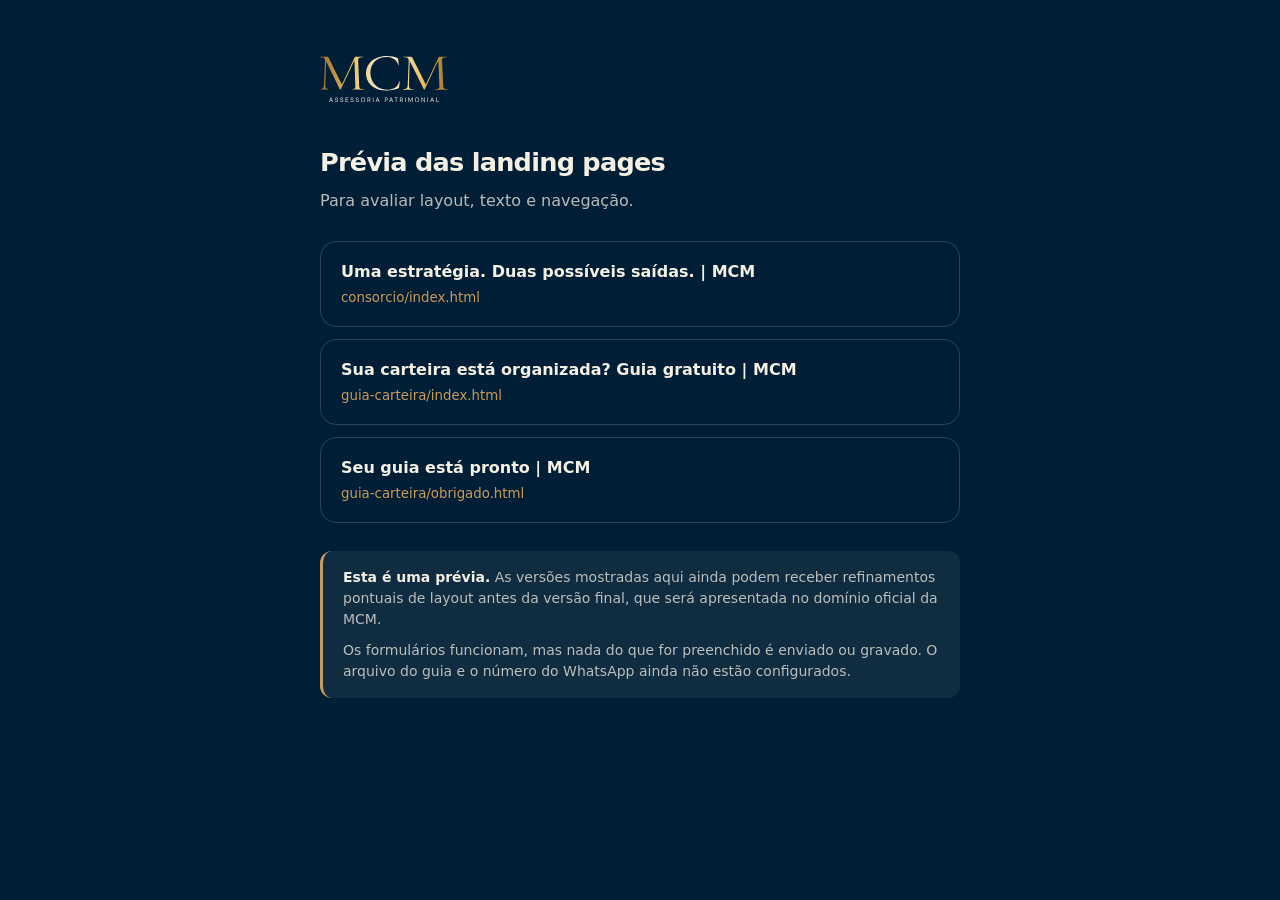
<file: index.html>
<!doctype html>
<html lang="pt-BR">
<head>
  <meta charset="utf-8" />
  <meta name="viewport" content="width=device-width, initial-scale=1" />
  <meta name="robots" content="noindex, nofollow" />
  <title>MCM · Prévia das landing pages</title>
  <style>
    body { margin: 0; background: #001F36; color: #F4F0E4; font-family: system-ui, -apple-system, 'Segoe UI', sans-serif; line-height: 1.5; }
    main { max-width: 40rem; margin: 0 auto; padding: 56px 20px; }
    img { height: 48px; width: auto; }
    h1 { margin: 32px 0 8px; font-size: 1.6rem; letter-spacing: -0.03em; }
    p { margin: 0; color: rgba(244, 240, 228, 0.75); }
    ul { margin: 28px 0 0; padding: 0; list-style: none; display: grid; gap: 12px; }
    a { display: block; padding: 18px 20px; border: 1px solid rgba(244, 240, 228, 0.18); border-radius: 16px; color: inherit; text-decoration: none; }
    a:hover { border-color: #C9995B; }
    strong { display: block; }
    small { display: block; margin-top: 4px; color: #C9995B; }
    .aviso { margin-top: 28px; padding: 16px 20px; border-left: 3px solid #C9995B; border-radius: 12px; background: rgba(244, 240, 228, 0.06); font-size: 14px; }
    .aviso p + p { margin-top: 10px; }
    .aviso strong { display: inline; color: #F4F0E4; }
  </style>
</head>
<body>
  <main>
    <img src="_shared/logo-mcm.svg" alt="MCM Assessoria Patrimonial" />
    <h1>Prévia das landing pages</h1>
    <p>Para avaliar layout, texto e navegação.</p>
    <ul>
        <li><a href="consorcio/"><strong>Uma estratégia. Duas possíveis saídas. | MCM</strong><small>consorcio/index.html</small></a></li>
        <li><a href="guia-carteira/"><strong>Sua carteira está organizada? Guia gratuito | MCM</strong><small>guia-carteira/index.html</small></a></li>
        <li><a href="guia-carteira/obrigado.html"><strong>Seu guia está pronto | MCM</strong><small>guia-carteira/obrigado.html</small></a></li>
    </ul>
    <div class="aviso">
      <p><strong>Esta é uma prévia.</strong> As versões mostradas aqui ainda podem receber refinamentos pontuais de layout antes da versão final, que será apresentada no domínio oficial da MCM.</p>
      <p>Os formulários funcionam, mas nada do que for preenchido é enviado ou gravado. O arquivo do guia e o número do WhatsApp ainda não estão configurados.</p>
    </div>
  </main>
</body>
</html>
</file>
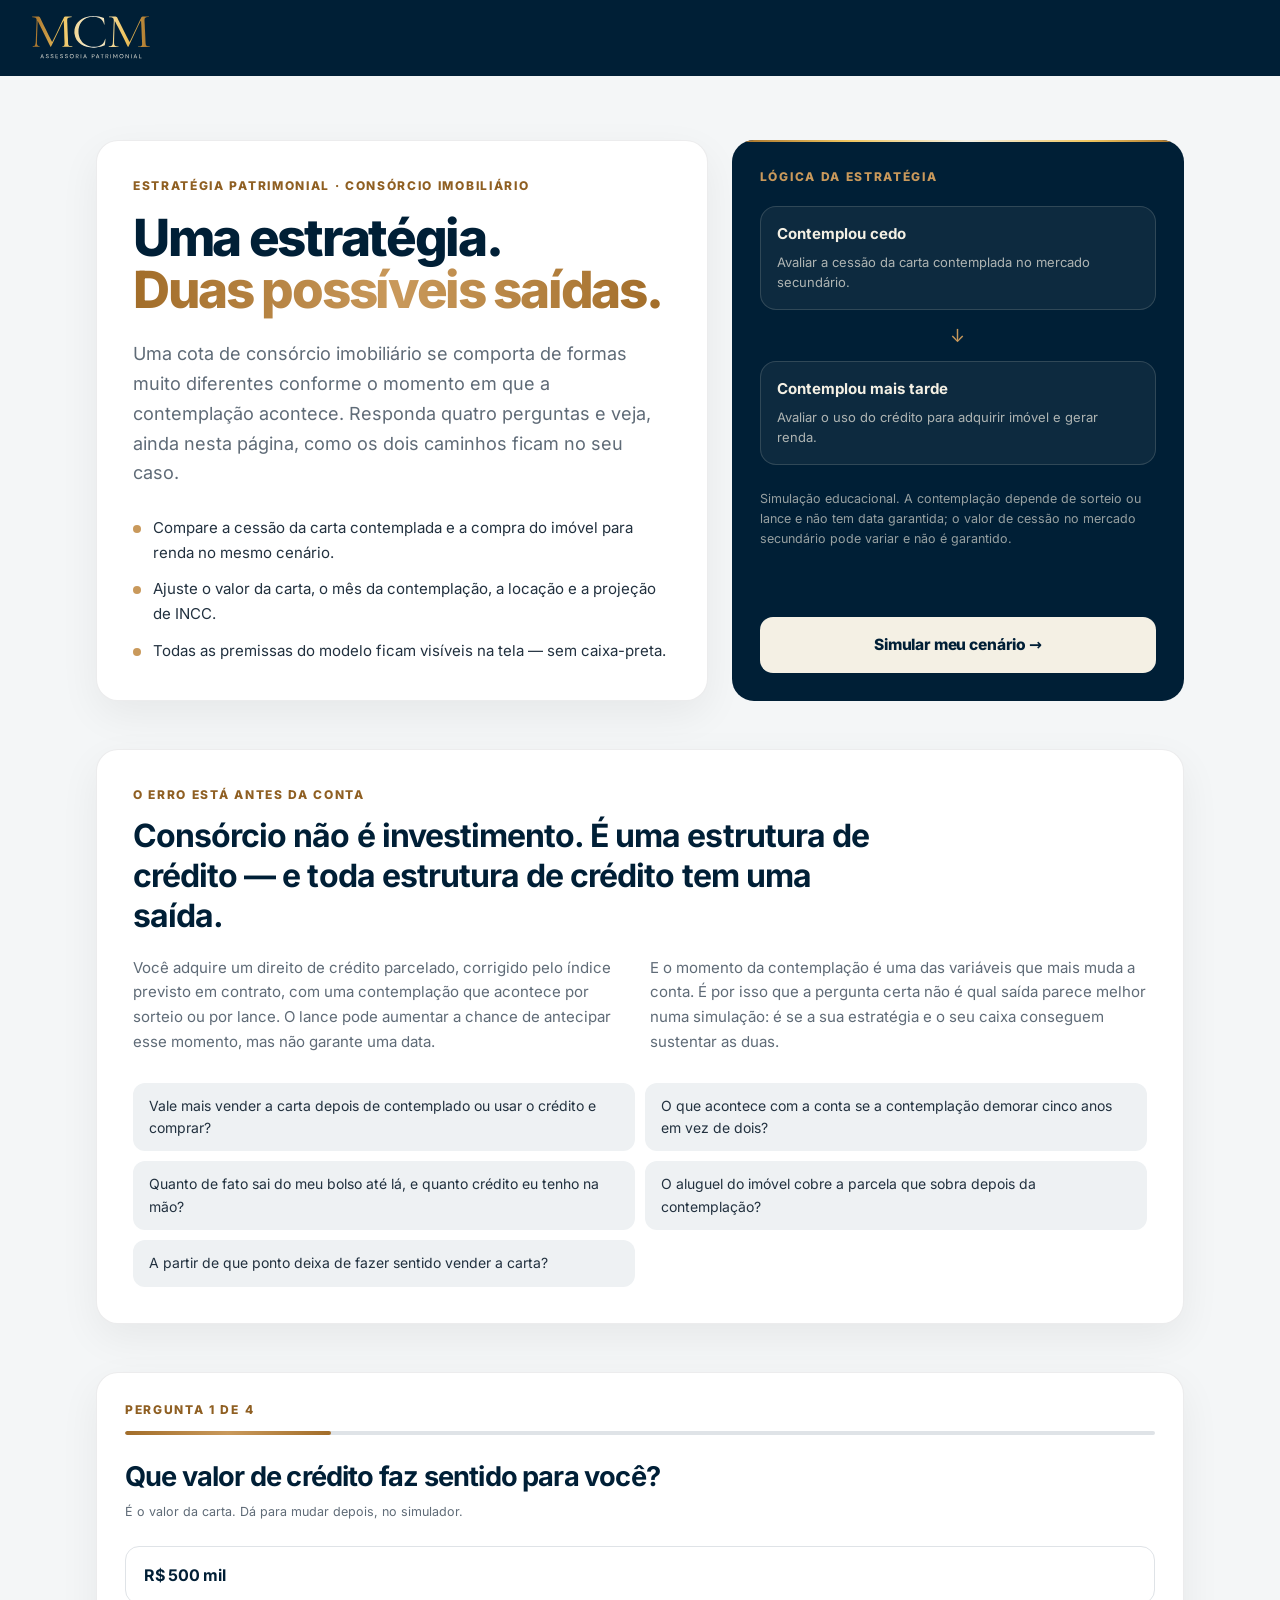
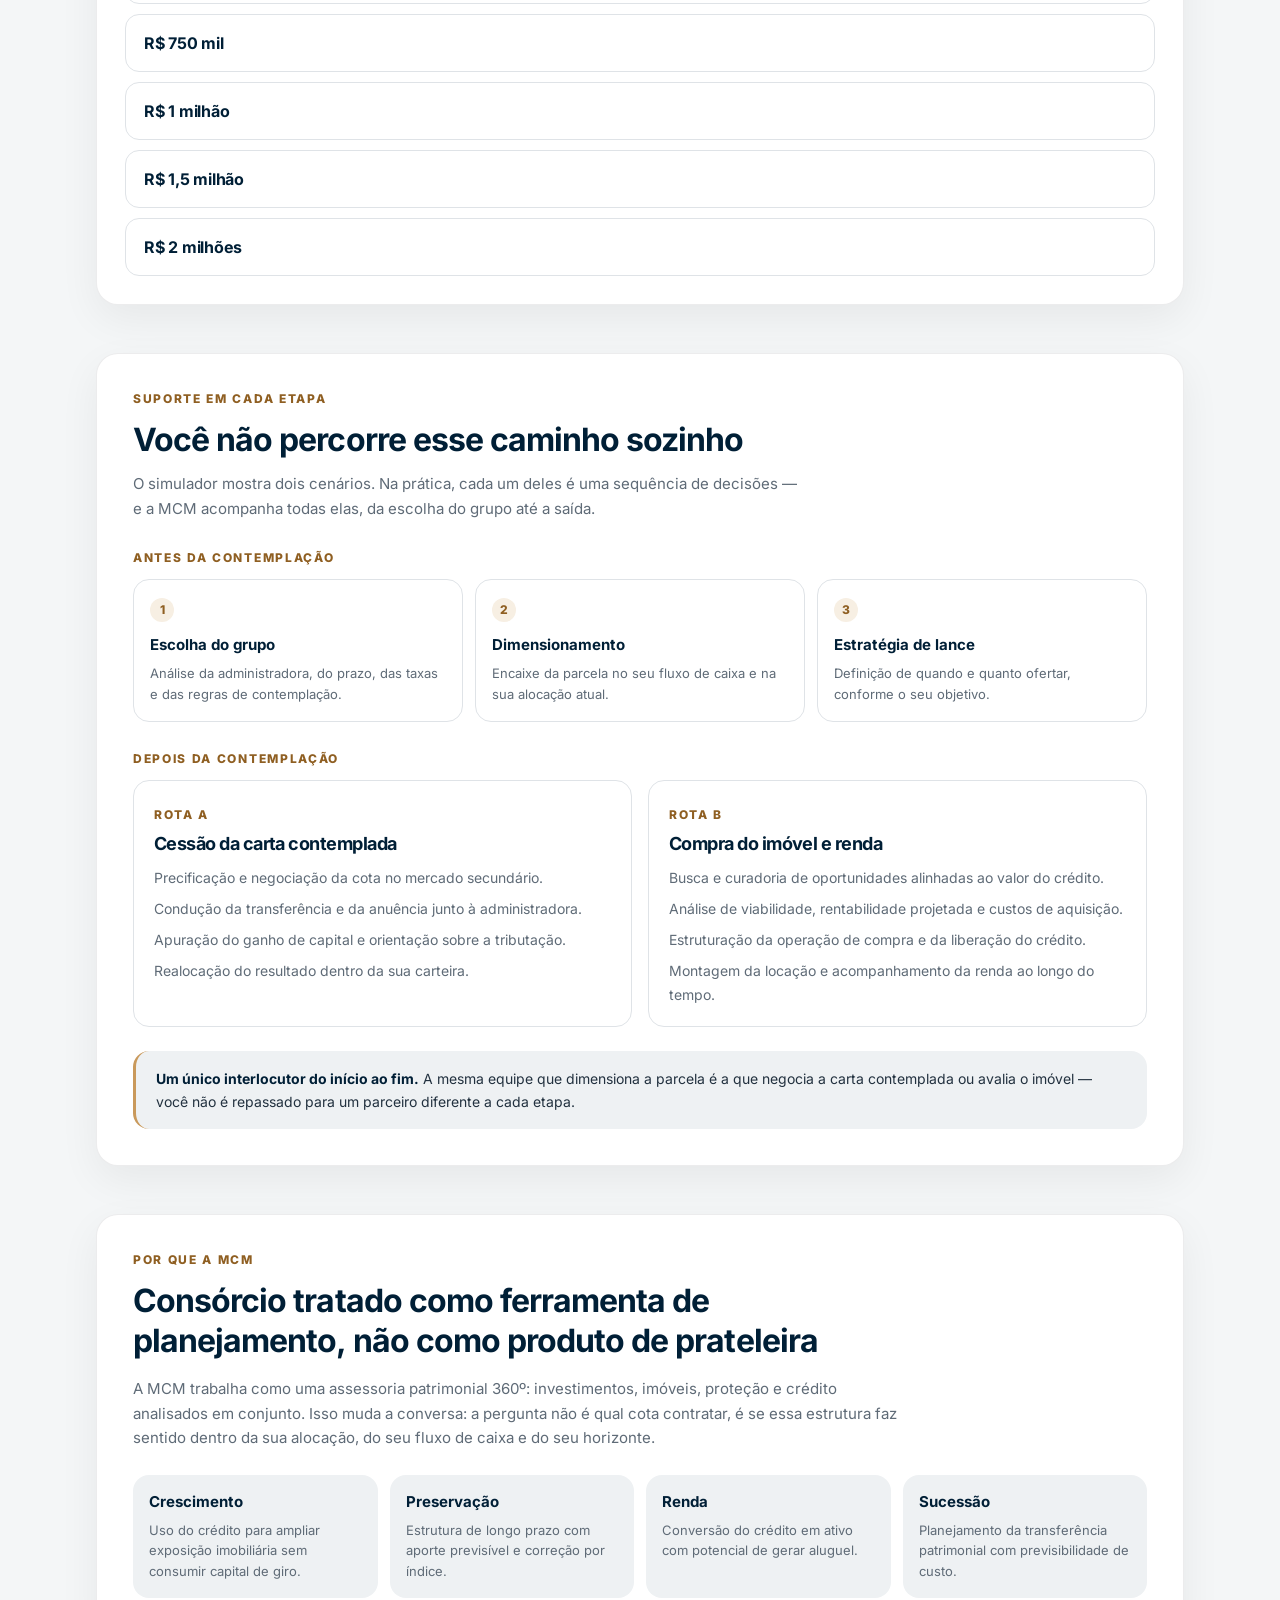
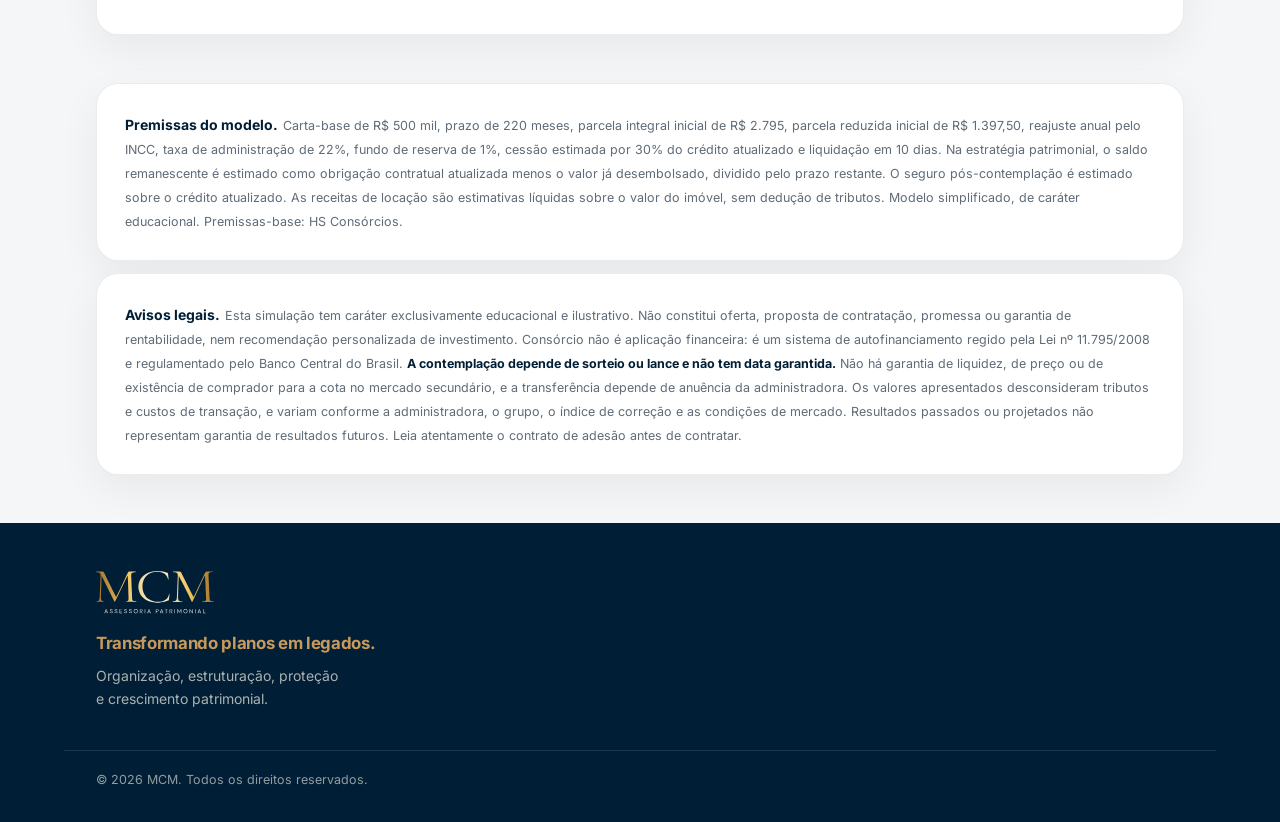
<file: consorcio/index.html>
<!doctype html>
<html lang="pt-BR">
<head>
  <meta charset="utf-8" />
  <meta name="viewport" content="width=device-width, initial-scale=1" />
  <meta name="robots" content="noindex, nofollow" />
  <title>Uma estratégia. Duas possíveis saídas. | MCM</title>
  <meta name="description" content="Consórcio imobiliário como estrutura de crédito, não como investimento. Responda quatro perguntas e receba na tela a leitura das duas saídas possíveis, com as premissas abertas." />
  <meta name="theme-color" content="#001F36" />

  <meta property="og:type" content="website" />
  <meta property="og:title" content="Uma estratégia. Duas possíveis saídas." />
  <meta property="og:description" content="Diagnóstico na hora, na própria tela: como uma cota de consórcio se comporta conforme o momento da contemplação." />
  <meta name="twitter:card" content="summary_large_image" />
  <meta name="twitter:title" content="Uma estratégia. Duas possíveis saídas." />
  <meta name="twitter:description" content="Diagnóstico na hora, na própria tela: como uma cota de consórcio se comporta conforme o momento da contemplação." />

  <link rel="icon" type="image/svg+xml" href="../_shared/logo-mcm.svg" />
  <!-- Fonte servida daqui mesmo: nenhuma requisição a terceiros antes do consentimento de cookies. -->
  <link rel="preload" href="../_shared/fonts/inter-latin-wght-normal.woff2" as="font" type="font/woff2" crossorigin />
  <link rel="stylesheet" href="css/styles.css" />
</head>
<body>

  <header class="site-header">
    <div class="container">
      <a class="logo" href="#" aria-label="MCM — início">
        <img src="../_shared/logo-mcm.svg" alt="MCM Assessoria Patrimonial" width="123" height="46" />
      </a>
    </div>
  </header>

  <main>

    <!-- ===== Hero ===== -->
    <section class="hero container">
      <div class="hero-grid">
        <div class="card">
          <div class="eyebrow">Estratégia patrimonial · Consórcio imobiliário</div>
          <h1 class="h1 mt-4">Uma estratégia.<br /><span class="text-gold">Duas possíveis saídas.</span></h1>
          <p class="lead mt-6 max-xl">Uma cota de consórcio imobiliário se comporta de formas muito diferentes conforme o momento em que a contemplação acontece. Responda quatro perguntas e veja, ainda nesta página, como os dois caminhos ficam no seu caso.</p>
          <ul class="bullets mt-7">
            <li><span class="dot" aria-hidden="true"></span><span>Compare a cessão da carta contemplada e a compra do imóvel para renda no mesmo cenário.</span></li>
            <li><span class="dot" aria-hidden="true"></span><span>Ajuste o valor da carta, o mês da contemplação, a locação e a projeção de INCC.</span></li>
            <li><span class="dot" aria-hidden="true"></span><span>Todas as premissas do modelo ficam visíveis na tela — sem caixa-preta.</span></li>
          </ul>
        </div>

        <div class="card--dark logica">
          <div class="eyebrow">Lógica da estratégia</div>
          <div class="logica-steps mt-5">
            <div class="logica-box">
              <strong>Contemplou cedo</strong>
              <small>Avaliar a cessão da carta contemplada no mercado secundário.</small>
            </div>
            <div class="logica-seta" aria-hidden="true">↓</div>
            <div class="logica-box">
              <strong>Contemplou mais tarde</strong>
              <small>Avaliar o uso do crédito para adquirir imóvel e gerar renda.</small>
            </div>
          </div>
          <p class="nota mt-6">Simulação educacional. A contemplação depende de sorteio ou lance e não tem data garantida; o valor de cessão no mercado secundário pode variar e não é garantido.</p>
          <div class="logica-cta-wrap">
            <a class="btn btn--light" href="#form_simc" data-scroll-to="form_simc">Simular meu cenário →</a>
          </div>
        </div>
      </div>
    </section>

    <!-- ===== O erro está antes da conta ===== -->
    <section class="section container">
      <div class="card">
        <div class="eyebrow">O erro está antes da conta</div>
        <h2 class="h2 mt-3 max-3xl">Consórcio não é investimento. É uma estrutura de crédito — e toda estrutura de crédito tem uma saída.</h2>
        <div class="grid-2 mt-5">
          <p class="body-text">Você adquire um direito de crédito parcelado, corrigido pelo índice previsto em contrato, com uma contemplação que acontece por sorteio ou por lance. O lance pode aumentar a chance de antecipar esse momento, mas não garante uma data.</p>
          <p class="body-text">E o momento da contemplação é uma das variáveis que mais muda a conta. É por isso que a pergunta certa não é qual saída parece melhor numa simulação: é se a sua estratégia e o seu caixa conseguem sustentar as duas.</p>
        </div>
        <ul class="grid-pills mt-7">
          <li class="pill">Vale mais vender a carta depois de contemplado ou usar o crédito e comprar?</li>
          <li class="pill">O que acontece com a conta se a contemplação demorar cinco anos em vez de dois?</li>
          <li class="pill">Quanto de fato sai do meu bolso até lá, e quanto crédito eu tenho na mão?</li>
          <li class="pill">O aluguel do imóvel cobre a parcela que sobra depois da contemplação?</li>
          <li class="pill">A partir de que ponto deixa de fazer sentido vender a carta?</li>
        </ul>
      </div>
    </section>

    <!-- ===== Diagnóstico + simulador (renderizado por js/app.js) ===== -->
    <section id="form_simc" class="section container" aria-live="polite">
      <noscript>
        <div class="card">
          <p class="body-text">O simulador precisa de JavaScript ativado para funcionar.</p>
        </div>
      </noscript>
    </section>

    <!-- ===== Suporte em cada etapa ===== -->
    <section class="section container">
      <div class="card">
        <div class="eyebrow">Suporte em cada etapa</div>
        <h2 class="h2 mt-3">Você não percorre esse caminho sozinho</h2>
        <p class="body-text mt-3 max-2xl">O simulador mostra dois cenários. Na prática, cada um deles é uma sequência de decisões — e a MCM acompanha todas elas, da escolha do grupo até a saída.</p>

        <div class="mt-7">
          <div class="eyebrow">Antes da contemplação</div>
          <div class="grid-3 mt-3">
            <div class="step">
              <span class="step-num">1</span>
              <strong>Escolha do grupo</strong>
              <small>Análise da administradora, do prazo, das taxas e das regras de contemplação.</small>
            </div>
            <div class="step">
              <span class="step-num">2</span>
              <strong>Dimensionamento</strong>
              <small>Encaixe da parcela no seu fluxo de caixa e na sua alocação atual.</small>
            </div>
            <div class="step">
              <span class="step-num">3</span>
              <strong>Estratégia de lance</strong>
              <small>Definição de quando e quanto ofertar, conforme o seu objetivo.</small>
            </div>
          </div>
        </div>

        <div class="mt-7">
          <div class="eyebrow">Depois da contemplação</div>
          <div class="grid-rotas mt-3">
            <div class="rota">
              <span class="eyebrow">Rota A</span>
              <h3 class="mt-2">Cessão da carta contemplada</h3>
              <ul class="mt-3">
                <li>Precificação e negociação da cota no mercado secundário.</li>
                <li>Condução da transferência e da anuência junto à administradora.</li>
                <li>Apuração do ganho de capital e orientação sobre a tributação.</li>
                <li>Realocação do resultado dentro da sua carteira.</li>
              </ul>
            </div>
            <div class="rota">
              <span class="eyebrow">Rota B</span>
              <h3 class="mt-2">Compra do imóvel e renda</h3>
              <ul class="mt-3">
                <li>Busca e curadoria de oportunidades alinhadas ao valor do crédito.</li>
                <li>Análise de viabilidade, rentabilidade projetada e custos de aquisição.</li>
                <li>Estruturação da operação de compra e da liberação do crédito.</li>
                <li>Montagem da locação e acompanhamento da renda ao longo do tempo.</li>
              </ul>
            </div>
          </div>
        </div>

        <p class="destaque-faixa mt-6"><strong>Um único interlocutor do início ao fim.</strong> A mesma equipe que dimensiona a parcela é a que negocia a carta contemplada ou avalia o imóvel — você não é repassado para um parceiro diferente a cada etapa.</p>
      </div>
    </section>

    <!-- ===== Por que a MCM ===== -->
    <section class="section container">
      <div class="card">
        <div class="eyebrow">Por que a MCM</div>
        <h2 class="h2 mt-3 max-3xl">Consórcio tratado como ferramenta de planejamento, não como produto de prateleira</h2>
        <p class="body-text mt-4 max-3xl">A MCM trabalha como uma assessoria patrimonial 360º: investimentos, imóveis, proteção e crédito analisados em conjunto. Isso muda a conversa: a pergunta não é qual cota contratar, é se essa estrutura faz sentido dentro da sua alocação, do seu fluxo de caixa e do seu horizonte.</p>
        <div class="grid-4 mt-6">
          <div class="tile">
            <strong>Crescimento</strong>
            <small>Uso do crédito para ampliar exposição imobiliária sem consumir capital de giro.</small>
          </div>
          <div class="tile">
            <strong>Preservação</strong>
            <small>Estrutura de longo prazo com aporte previsível e correção por índice.</small>
          </div>
          <div class="tile">
            <strong>Renda</strong>
            <small>Conversão do crédito em ativo com potencial de gerar aluguel.</small>
          </div>
          <div class="tile">
            <strong>Sucessão</strong>
            <small>Planejamento da transferência patrimonial com previsibilidade de custo.</small>
          </div>
        </div>
      </div>
    </section>

    <!-- ===== Premissas e avisos legais ===== -->
    <section class="section section--tight container">
      <div class="card card--sm legal">
        <strong>Premissas do modelo.</strong>
        <span class="nota">Carta-base de R$ 500 mil, prazo de 220 meses, parcela integral inicial de R$ 2.795, parcela reduzida inicial de R$ 1.397,50, reajuste anual pelo INCC, taxa de administração de 22%, fundo de reserva de 1%, cessão estimada por 30% do crédito atualizado e liquidação em 10 dias. Na estratégia patrimonial, o saldo remanescente é estimado como obrigação contratual atualizada menos o valor já desembolsado, dividido pelo prazo restante. O seguro pós-contemplação é estimado sobre o crédito atualizado. As receitas de locação são estimativas líquidas sobre o valor do imóvel, sem dedução de tributos. Modelo simplificado, de caráter educacional. Premissas-base: HS Consórcios.</span>
      </div>
      <div class="card card--sm legal">
        <strong>Avisos legais.</strong>
        <span class="nota">Esta simulação tem caráter exclusivamente educacional e ilustrativo. Não constitui oferta, proposta de contratação, promessa ou garantia de rentabilidade, nem recomendação personalizada de investimento. Consórcio não é aplicação financeira: é um sistema de autofinanciamento regido pela Lei nº 11.795/2008 e regulamentado pelo Banco Central do Brasil. <strong>A contemplação depende de sorteio ou lance e não tem data garantida.</strong> Não há garantia de liquidez, de preço ou de existência de comprador para a cota no mercado secundário, e a transferência depende de anuência da administradora. Os valores apresentados desconsideram tributos e custos de transação, e variam conforme a administradora, o grupo, o índice de correção e as condições de mercado. Resultados passados ou projetados não representam garantia de resultados futuros. Leia atentamente o contrato de adesão antes de contratar.</span>
      </div>
    </section>

  </main>

  <footer class="site-footer">
    <div class="container footer-grid">
      <div>
        <a class="footer-logo" href="#" aria-label="MCM — início">
          <img src="../_shared/logo-mcm.svg" alt="MCM Assessoria Patrimonial" width="118" height="44" loading="lazy" />
        </a>
        <p class="footer-assinatura">Transformando planos em legados.</p>
        <p class="footer-texto">Organização, estruturação, proteção <br class="br-desktop" />e crescimento patrimonial.</p>
      </div>
    </div>
    <div class="container footer-base">
      © <span data-ano>2026</span> MCM. Todos os direitos reservados.
    </div>
  </footer>

  <script src="js/config.js"></script>
  <script src="../_shared/lead-form.js"></script>
  <script src="js/model.js"></script>
  <script src="js/grafico.js"></script>
  <script src="js/app.js"></script>
</body>
</html>
</file>
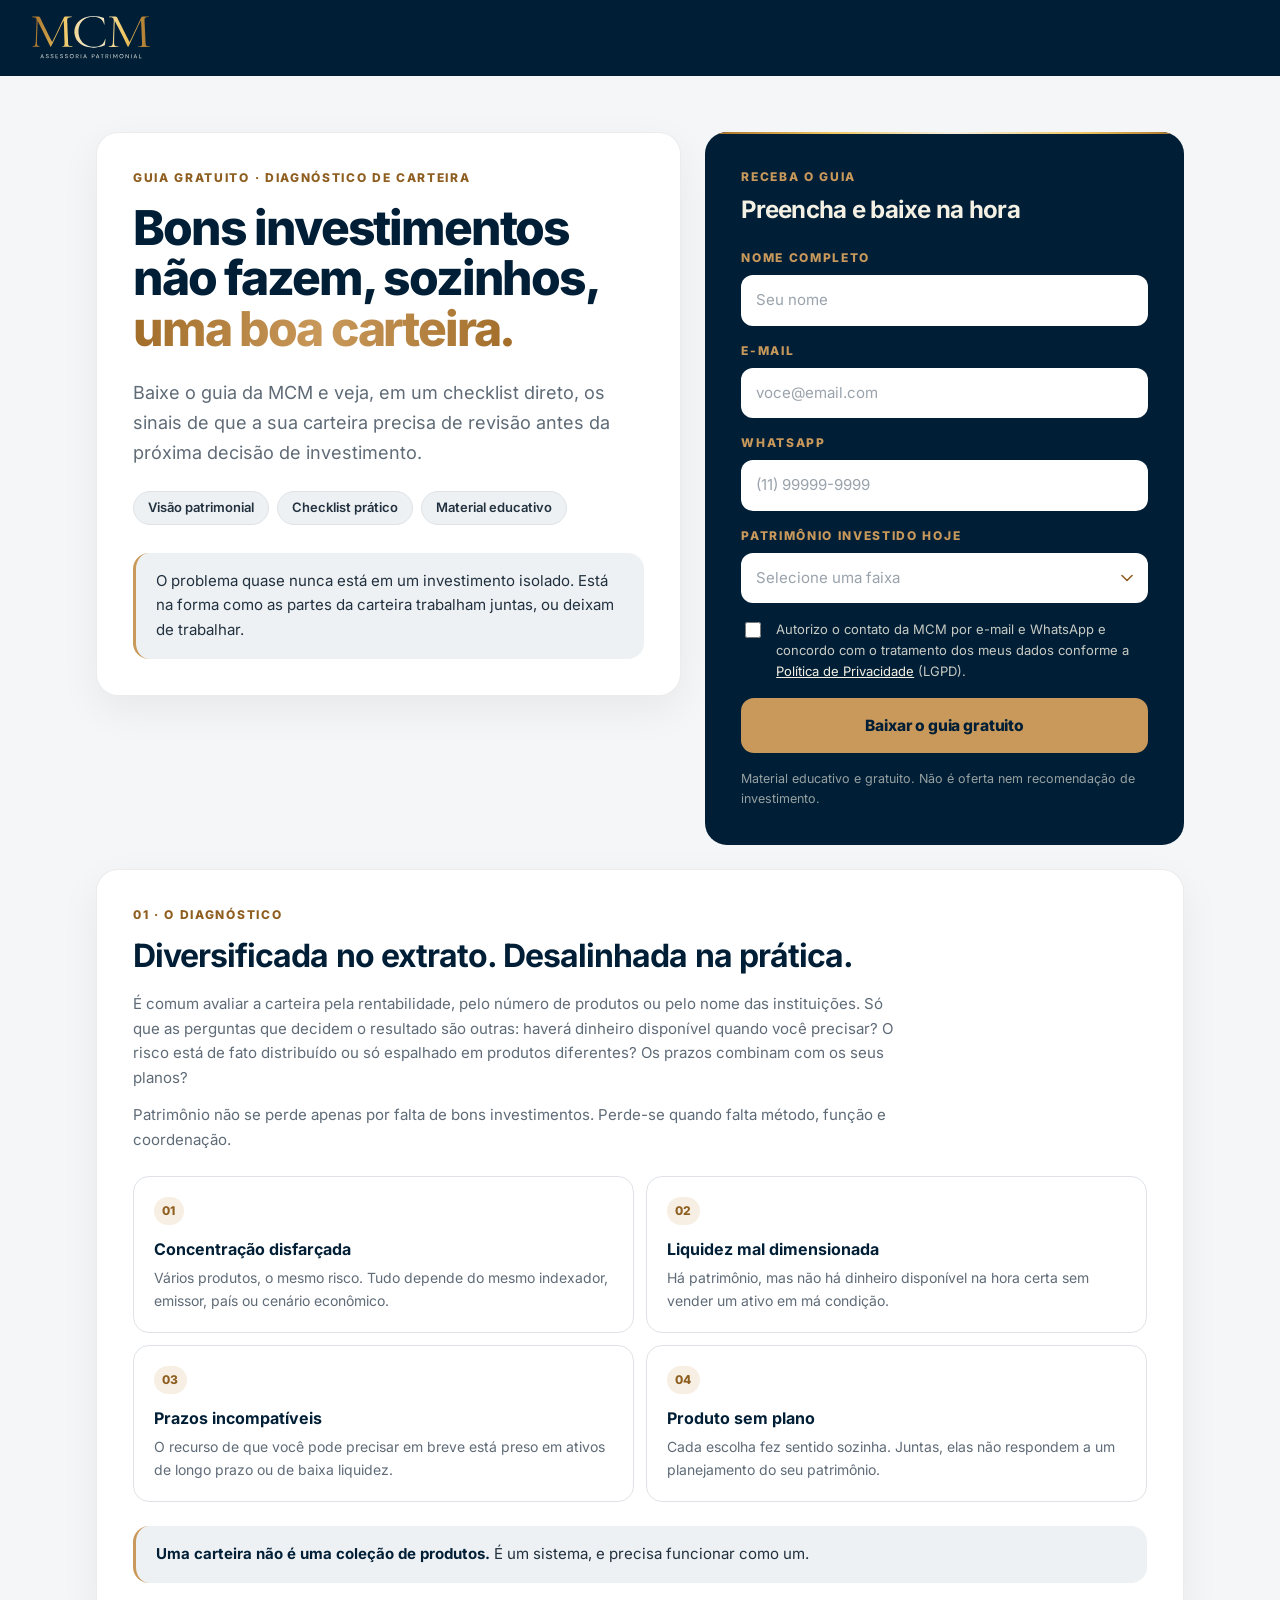
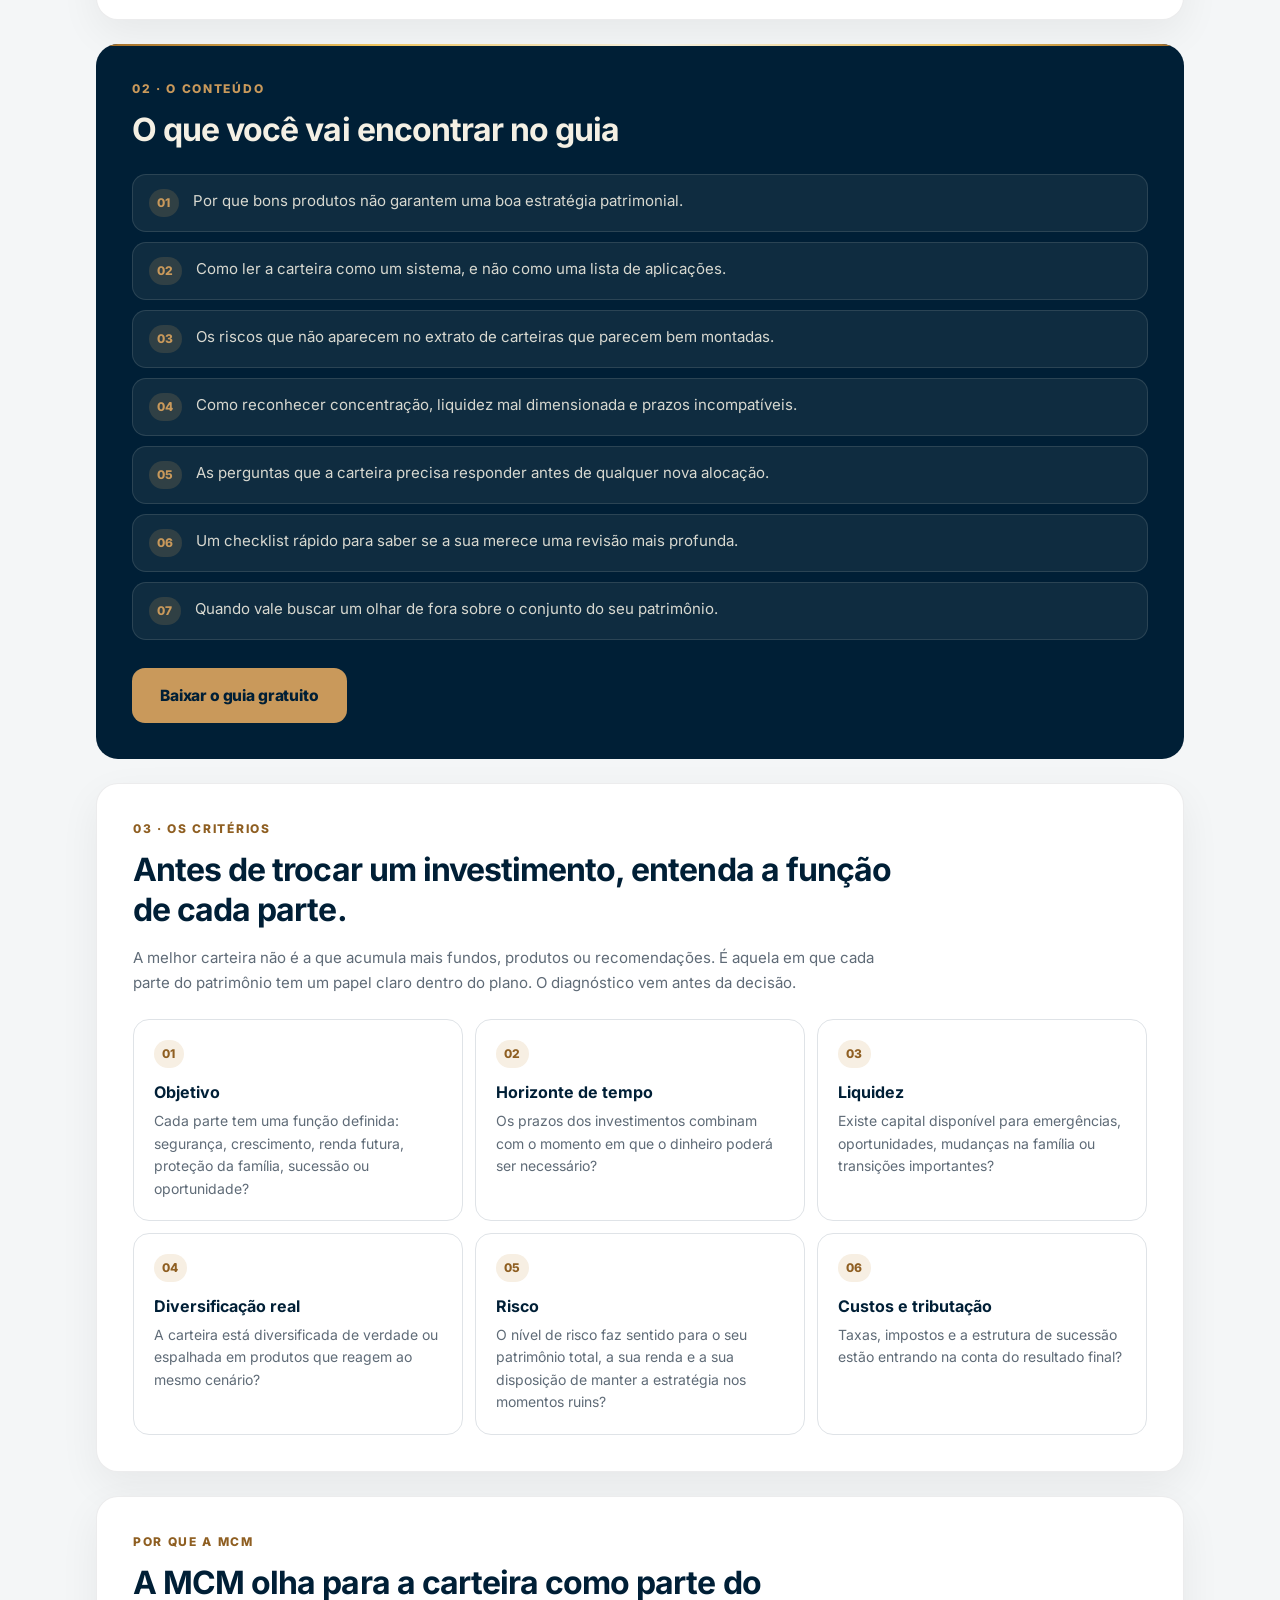
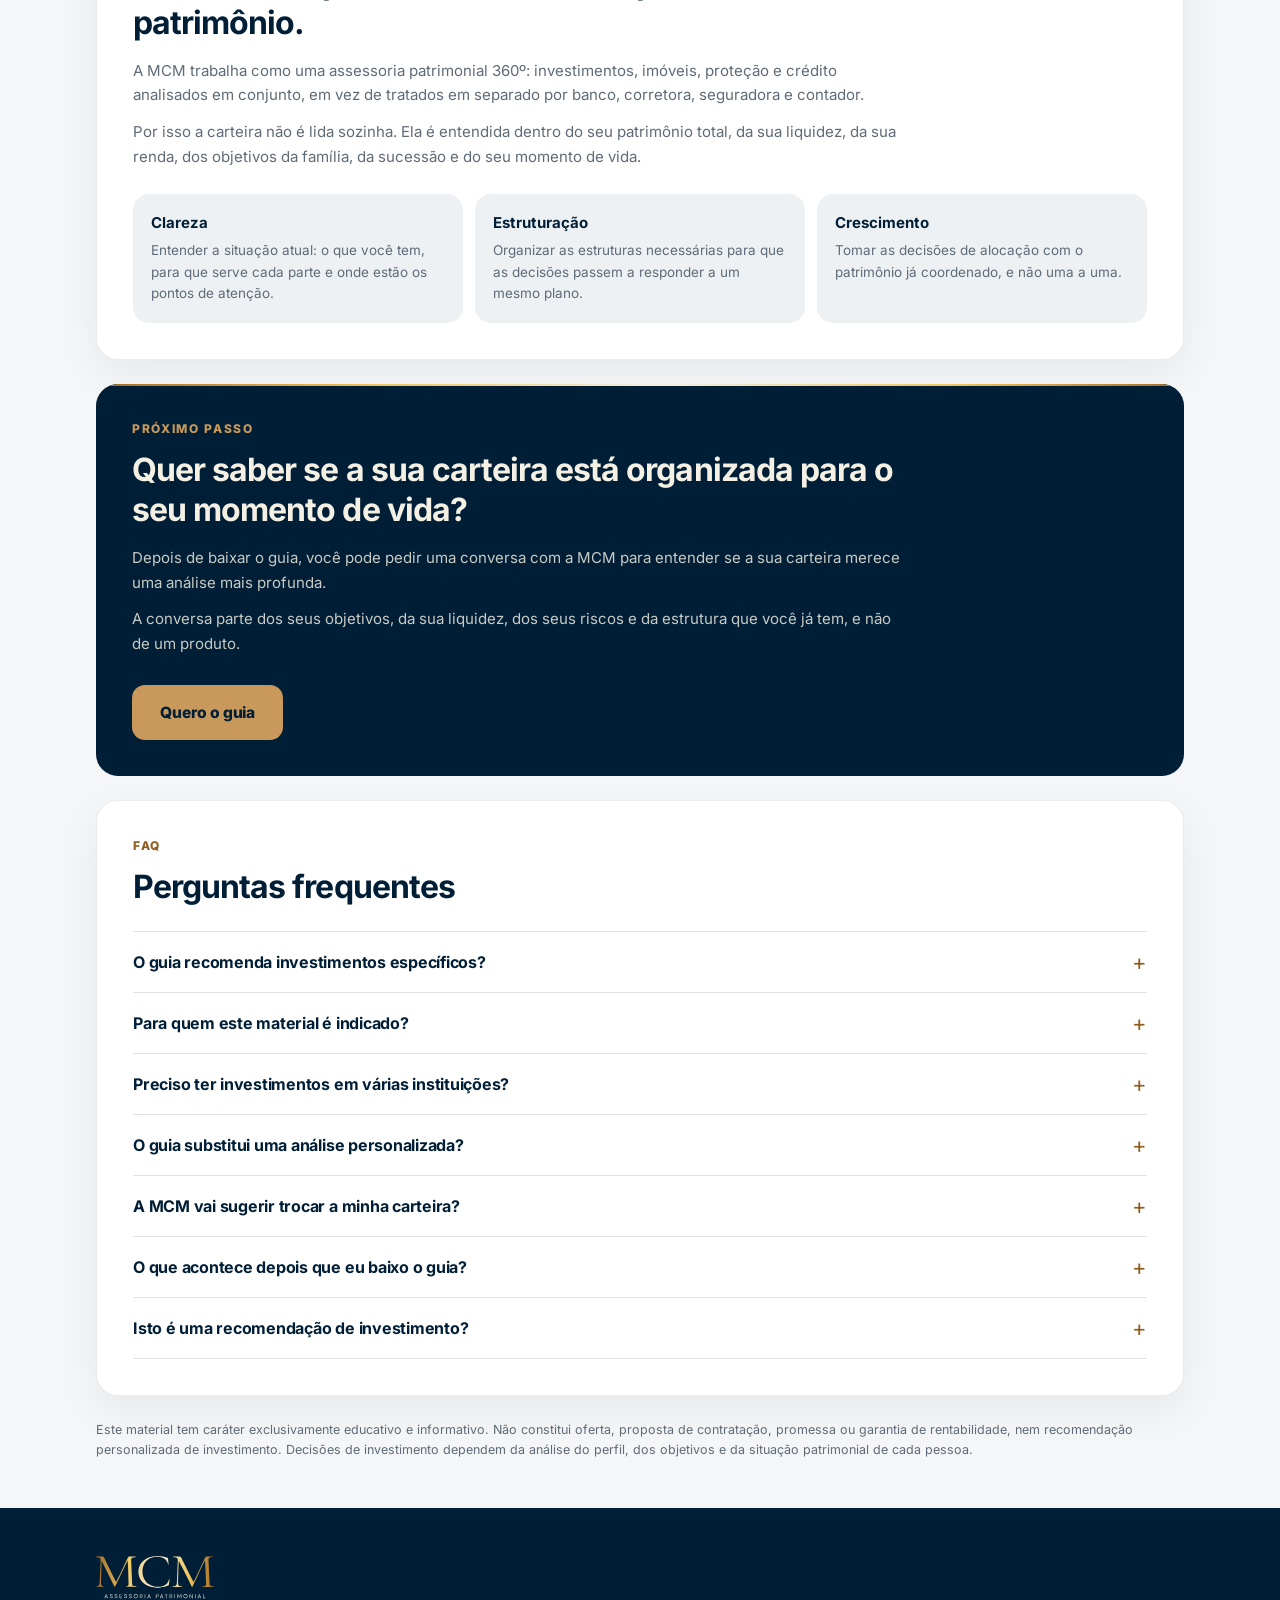
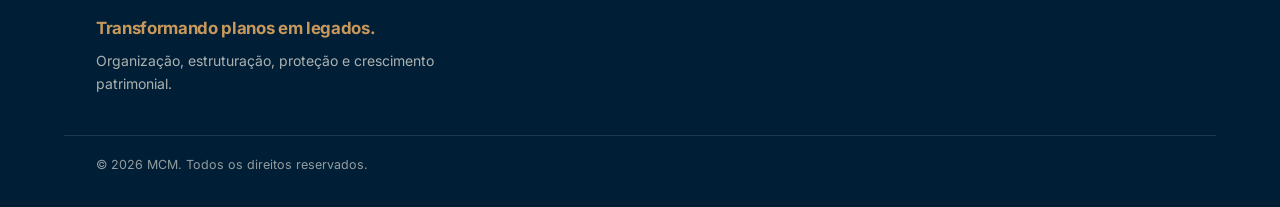
<file: guia-carteira/index.html>
<!doctype html>
<html lang="pt-BR">
<head>
  <meta charset="utf-8" />
  <meta name="viewport" content="width=device-width, initial-scale=1" />
  <meta name="robots" content="noindex, nofollow" />
  <title>Sua carteira está organizada? Guia gratuito | MCM</title>
  <meta name="description" content="Bons investimentos não fazem, sozinhos, uma boa carteira. Baixe o guia gratuito da MCM e veja os sinais de que a sua precisa de revisão antes da próxima decisão." />
  <meta name="theme-color" content="#001F36" />

  <meta property="og:type" content="website" />
  <meta property="og:title" content="Sua carteira está organizada? Guia gratuito da MCM" />
  <meta property="og:description" content="Um checklist para saber se a sua carteira funciona como um sistema ou como uma coleção de produtos." />
  <meta name="twitter:card" content="summary_large_image" />
  <meta name="twitter:title" content="Sua carteira está organizada? Guia gratuito da MCM" />
  <meta name="twitter:description" content="Um checklist para saber se a sua carteira funciona como um sistema ou como uma coleção de produtos." />

  <link rel="icon" type="image/svg+xml" href="../_shared/logo-mcm.svg" />
  <!-- Fonte servida daqui mesmo: nenhuma requisição a terceiros antes do consentimento de cookies. -->
  <link rel="preload" href="../_shared/fonts/inter-latin-wght-normal.woff2" as="font" type="font/woff2" crossorigin />
  <link rel="stylesheet" href="css/styles.css" />
</head>
<body>

  <header class="site-header">
    <div class="container">
      <a class="logo" href="#" aria-label="MCM — início">
        <img src="../_shared/logo-mcm.svg" alt="MCM Assessoria Patrimonial" width="123" height="46" />
      </a>
    </div>
  </header>

  <main>

    <!-- ===== Hero + formulário ===== -->
    <section class="hero container">
      <div class="hero-grid">
        <div class="card">
          <div class="eyebrow">Guia gratuito · Diagnóstico de carteira</div>
          <h1 class="h1 mt-4">Bons investimentos não fazem, sozinhos, <span class="text-gold">uma boa carteira.</span></h1>
          <p class="lead mt-6 max-xl">Baixe o guia da MCM e veja, em um checklist direto, os sinais de que a sua carteira precisa de revisão antes da próxima decisão de investimento.</p>
          <div class="chips mt-6">
            <span class="chip">Visão patrimonial</span>
            <span class="chip">Checklist prático</span>
            <span class="chip">Material educativo</span>
          </div>
          <p class="destaque-faixa mt-7">O problema quase nunca está em um investimento isolado. Está na forma como as partes da carteira trabalham juntas, ou deixam de trabalhar.</p>
        </div>

        <div class="card--dark" id="form_guia">
          <div class="eyebrow">Receba o guia</div>
          <h2 class="h3 mt-2">Preencha e baixe na hora</h2>
          <form class="form mt-6" novalidate data-form="guia">
            <div>
              <label class="eyebrow" for="form-field-firstname">Nome completo</label>
              <input id="form-field-firstname" class="input-texto" name="firstname" type="text" autocomplete="name" placeholder="Seu nome" />
              <div class="erro" data-erro="nome" hidden></div>
            </div>
            <div>
              <label class="eyebrow" for="form-field-email">E-mail</label>
              <input id="form-field-email" class="input-texto" name="email" type="email" inputmode="email" autocomplete="email" placeholder="voce@email.com" />
              <div class="erro" data-erro="email" hidden></div>
            </div>
            <div>
              <label class="eyebrow" for="form-field-phone">WhatsApp</label>
              <input id="form-field-phone" class="input-texto" name="phone" type="tel" inputmode="tel" autocomplete="tel" placeholder="(11) 99999-9999" maxlength="16" />
              <div class="erro" data-erro="telefone" hidden></div>
            </div>
            <div>
              <label class="eyebrow" for="form-field-patrimonio">Patrimônio investido hoje</label>
              <select id="form-field-patrimonio" class="input-texto" name="patrimonio" required>
                <option value="">Selecione uma faixa</option>
                <option value="0_50k">Abaixo de R$ 50 mil</option>
                <option value="50k_300k">Entre R$ 50 mil e R$ 300 mil</option>
                <option value="300k_500k">Entre R$ 300 mil e R$ 500 mil</option>
                <option value="500k_1m">Entre R$ 500 mil e R$ 1 milhão</option>
                <option value="1m_5m">Entre R$ 1 milhão e R$ 5 milhões</option>
                <option value="5m_10m">Entre R$ 5 milhões e R$ 10 milhões</option>
                <option value="10m_30m">Entre R$ 10 milhões e R$ 30 milhões</option>
                <option value="30m_50m">Entre R$ 30 milhões e R$ 50 milhões</option>
                <option value="50m_acima">Acima de R$ 50 milhões</option>
              </select>
              <div class="erro" data-erro="patrimonio" hidden></div>
            </div>
            <div class="hp" aria-hidden="true">
              <label for="form-field-empresa">Empresa</label>
              <input id="form-field-empresa" name="empresa" type="text" tabindex="-1" autocomplete="off" />
            </div>
            <div>
              <label class="check">
                <input type="checkbox" name="lgpd" />
                <span>Autorizo o contato da MCM por e-mail e WhatsApp e concordo com o tratamento dos meus dados conforme a <a href="#" data-config-href="LINK_PRIVACIDADE" target="_blank" rel="noopener noreferrer">Política de Privacidade</a> (LGPD).</span>
              </label>
              <div class="erro" data-erro="lgpd" hidden></div>
            </div>
            <div class="erro" data-erro="geral" role="alert" hidden></div>
            <button type="submit" class="btn btn--accent">Baixar o guia gratuito</button>
            <p class="nota">Material educativo e gratuito. Não é oferta nem recomendação de investimento.</p>
          </form>
        </div>
      </div>
    </section>

    <!-- ===== 01 · O diagnóstico ===== -->
    <section class="section container">
      <div class="card">
        <div class="eyebrow">01 · O diagnóstico</div>
        <h2 class="h2 mt-3 max-3xl">Diversificada no extrato. Desalinhada na prática.</h2>
        <p class="body-text mt-4 max-3xl">É comum avaliar a carteira pela rentabilidade, pelo número de produtos ou pelo nome das instituições. Só que as perguntas que decidem o resultado são outras: haverá dinheiro disponível quando você precisar? O risco está de fato distribuído ou só espalhado em produtos diferentes? Os prazos combinam com os seus planos?</p>
        <p class="body-text mt-3 max-3xl">Patrimônio não se perde apenas por falta de bons investimentos. Perde-se quando falta método, função e coordenação.</p>

        <div class="grid-2 mt-6">
          <div class="step">
            <span class="step-num">01</span>
            <strong>Concentração disfarçada</strong>
            <small>Vários produtos, o mesmo risco. Tudo depende do mesmo indexador, emissor, país ou cenário econômico.</small>
          </div>
          <div class="step">
            <span class="step-num">02</span>
            <strong>Liquidez mal dimensionada</strong>
            <small>Há patrimônio, mas não há dinheiro disponível na hora certa sem vender um ativo em má condição.</small>
          </div>
          <div class="step">
            <span class="step-num">03</span>
            <strong>Prazos incompatíveis</strong>
            <small>O recurso de que você pode precisar em breve está preso em ativos de longo prazo ou de baixa liquidez.</small>
          </div>
          <div class="step">
            <span class="step-num">04</span>
            <strong>Produto sem plano</strong>
            <small>Cada escolha fez sentido sozinha. Juntas, elas não respondem a um planejamento do seu patrimônio.</small>
          </div>
        </div>

        <p class="destaque-faixa mt-6"><strong>Uma carteira não é uma coleção de produtos.</strong> É um sistema, e precisa funcionar como um.</p>
      </div>
    </section>

    <!-- ===== 02 · O conteúdo ===== -->
    <section class="section container">
      <div class="card--dark">
        <div class="eyebrow">02 · O conteúdo</div>
        <h2 class="h2 mt-3">O que você vai encontrar no guia</h2>
        <ol class="lista-num mt-6">
          <li><span class="step-num">01</span><span>Por que bons produtos não garantem uma boa estratégia patrimonial.</span></li>
          <li><span class="step-num">02</span><span>Como ler a carteira como um sistema, e não como uma lista de aplicações.</span></li>
          <li><span class="step-num">03</span><span>Os riscos que não aparecem no extrato de carteiras que parecem bem montadas.</span></li>
          <li><span class="step-num">04</span><span>Como reconhecer concentração, liquidez mal dimensionada e prazos incompatíveis.</span></li>
          <li><span class="step-num">05</span><span>As perguntas que a carteira precisa responder antes de qualquer nova alocação.</span></li>
          <li><span class="step-num">06</span><span>Um checklist rápido para saber se a sua merece uma revisão mais profunda.</span></li>
          <li><span class="step-num">07</span><span>Quando vale buscar um olhar de fora sobre o conjunto do seu patrimônio.</span></li>
        </ol>
        <div class="mt-7">
          <a class="btn btn--accent btn--inline" href="#form_guia" data-scroll-to="form_guia">Baixar o guia gratuito</a>
        </div>
      </div>
    </section>

    <!-- ===== 03 · Os critérios ===== -->
    <section class="section container">
      <div class="card">
        <div class="eyebrow">03 · Os critérios</div>
        <h2 class="h2 mt-3 max-3xl">Antes de trocar um investimento, entenda a função de cada parte.</h2>
        <p class="body-text mt-4 max-3xl">A melhor carteira não é a que acumula mais fundos, produtos ou recomendações. É aquela em que cada parte do patrimônio tem um papel claro dentro do plano. O diagnóstico vem antes da decisão.</p>

        <div class="grid-3 mt-6">
          <div class="step">
            <span class="step-num">01</span>
            <strong>Objetivo</strong>
            <small>Cada parte tem uma função definida: segurança, crescimento, renda futura, proteção da família, sucessão ou oportunidade?</small>
          </div>
          <div class="step">
            <span class="step-num">02</span>
            <strong>Horizonte de tempo</strong>
            <small>Os prazos dos investimentos combinam com o momento em que o dinheiro poderá ser necessário?</small>
          </div>
          <div class="step">
            <span class="step-num">03</span>
            <strong>Liquidez</strong>
            <small>Existe capital disponível para emergências, oportunidades, mudanças na família ou transições importantes?</small>
          </div>
          <div class="step">
            <span class="step-num">04</span>
            <strong>Diversificação real</strong>
            <small>A carteira está diversificada de verdade ou espalhada em produtos que reagem ao mesmo cenário?</small>
          </div>
          <div class="step">
            <span class="step-num">05</span>
            <strong>Risco</strong>
            <small>O nível de risco faz sentido para o seu patrimônio total, a sua renda e a sua disposição de manter a estratégia nos momentos ruins?</small>
          </div>
          <div class="step">
            <span class="step-num">06</span>
            <strong>Custos e tributação</strong>
            <small>Taxas, impostos e a estrutura de sucessão estão entrando na conta do resultado final?</small>
          </div>
        </div>
      </div>
    </section>

    <!-- ===== Por que a MCM ===== -->
    <section class="section container">
      <div class="card">
        <div class="eyebrow">Por que a MCM</div>
        <h2 class="h2 mt-3 max-3xl">A MCM olha para a carteira como parte do patrimônio.</h2>
        <p class="body-text mt-4 max-3xl">A MCM trabalha como uma assessoria patrimonial 360º: investimentos, imóveis, proteção e crédito analisados em conjunto, em vez de tratados em separado por banco, corretora, seguradora e contador.</p>
        <p class="body-text mt-3 max-3xl">Por isso a carteira não é lida sozinha. Ela é entendida dentro do seu patrimônio total, da sua liquidez, da sua renda, dos objetivos da família, da sucessão e do seu momento de vida.</p>

        <div class="grid-3 mt-6">
          <div class="tile">
            <strong>Clareza</strong>
            <small>Entender a situação atual: o que você tem, para que serve cada parte e onde estão os pontos de atenção.</small>
          </div>
          <div class="tile">
            <strong>Estruturação</strong>
            <small>Organizar as estruturas necessárias para que as decisões passem a responder a um mesmo plano.</small>
          </div>
          <div class="tile">
            <strong>Crescimento</strong>
            <small>Tomar as decisões de alocação com o patrimônio já coordenado, e não uma a uma.</small>
          </div>
        </div>
      </div>
    </section>

    <!-- ===== Próximo passo ===== -->
    <section class="section container">
      <div class="card--dark">
        <div class="eyebrow">Próximo passo</div>
        <h2 class="h2 mt-3 max-3xl">Quer saber se a sua carteira está organizada para o seu momento de vida?</h2>
        <p class="body-text mt-4 max-3xl">Depois de baixar o guia, você pode pedir uma conversa com a MCM para entender se a sua carteira merece uma análise mais profunda.</p>
        <p class="body-text mt-3 max-3xl">A conversa parte dos seus objetivos, da sua liquidez, dos seus riscos e da estrutura que você já tem, e não de um produto.</p>
        <div class="mt-7">
          <a class="btn btn--accent btn--inline" href="#form_guia" data-scroll-to="form_guia">Quero o guia</a>
        </div>
      </div>
    </section>

    <!-- ===== FAQ ===== -->
    <section class="section container">
      <div class="card">
        <div class="eyebrow">FAQ</div>
        <h2 class="h2 mt-3">Perguntas frequentes</h2>
        <div class="faq mt-6">
          <details>
            <summary>O guia recomenda investimentos específicos?</summary>
            <p>Não. É um material educativo para ajudar você a avaliar a estrutura da sua carteira. Ele não traz recomendação individual de ativos, fundos ou produtos financeiros.</p>
          </details>
          <details>
            <summary>Para quem este material é indicado?</summary>
            <p>Para quem já construiu renda e patrimônio e quer saber se a carteira está coerente com seus objetivos, sua liquidez, seus riscos, a sucessão e a proteção da família.</p>
          </details>
          <details>
            <summary>Preciso ter investimentos em várias instituições?</summary>
            <p>Não. O guia serve tanto para quem concentra tudo em uma instituição quanto para quem tem recursos distribuídos entre bancos, corretoras, fundos, previdência e outros ativos.</p>
          </details>
          <details>
            <summary>O guia substitui uma análise personalizada?</summary>
            <p>Não. O conteúdo ajuda a identificar sinais de desalinhamento. Uma análise individual exige avaliar o seu patrimônio, seus objetivos, seu perfil, a estrutura da sua família, a liquidez e os riscos do seu caso.</p>
          </details>
          <details>
            <summary>A MCM vai sugerir trocar a minha carteira?</summary>
            <p>Não necessariamente. O primeiro passo é entender se a carteira atual faz sentido dentro do seu planejamento. Qualquer sugestão vem depois de um diagnóstico claro.</p>
          </details>
          <details>
            <summary>O que acontece depois que eu baixo o guia?</summary>
            <p>Você recebe o acesso na hora, na página seguinte. A MCM pode entrar em contato pelo e-mail ou WhatsApp informados para saber se você quer conversar sobre a sua carteira.</p>
          </details>
          <details>
            <summary>Isto é uma recomendação de investimento?</summary>
            <p>Não. O conteúdo é educativo e não substitui a análise individual feita por um profissional habilitado.</p>
          </details>
        </div>
      </div>
    </section>

    <!-- ===== Aviso legal ===== -->
    <section class="legal container">
      <p class="nota">Este material tem caráter exclusivamente educativo e informativo. Não constitui oferta, proposta de contratação, promessa ou garantia de rentabilidade, nem recomendação personalizada de investimento. Decisões de investimento dependem da análise do perfil, dos objetivos e da situação patrimonial de cada pessoa.</p>
    </section>

  </main>

  <footer class="site-footer">
    <div class="container footer-grid">
      <div>
        <a class="footer-logo" href="#" aria-label="MCM — início">
          <img src="../_shared/logo-mcm.svg" alt="MCM Assessoria Patrimonial" width="118" height="44" loading="lazy" />
        </a>
        <p class="footer-assinatura">Transformando planos em legados.</p>
        <p class="footer-texto">Organização, estruturação, proteção e crescimento patrimonial.</p>
      </div>
    </div>
    <div class="container footer-base">
      © <span data-ano>2026</span> MCM. Todos os direitos reservados.
    </div>
  </footer>

  <script src="js/config.js"></script>
  <script src="js/app.js"></script>
</body>
</html>
</file>
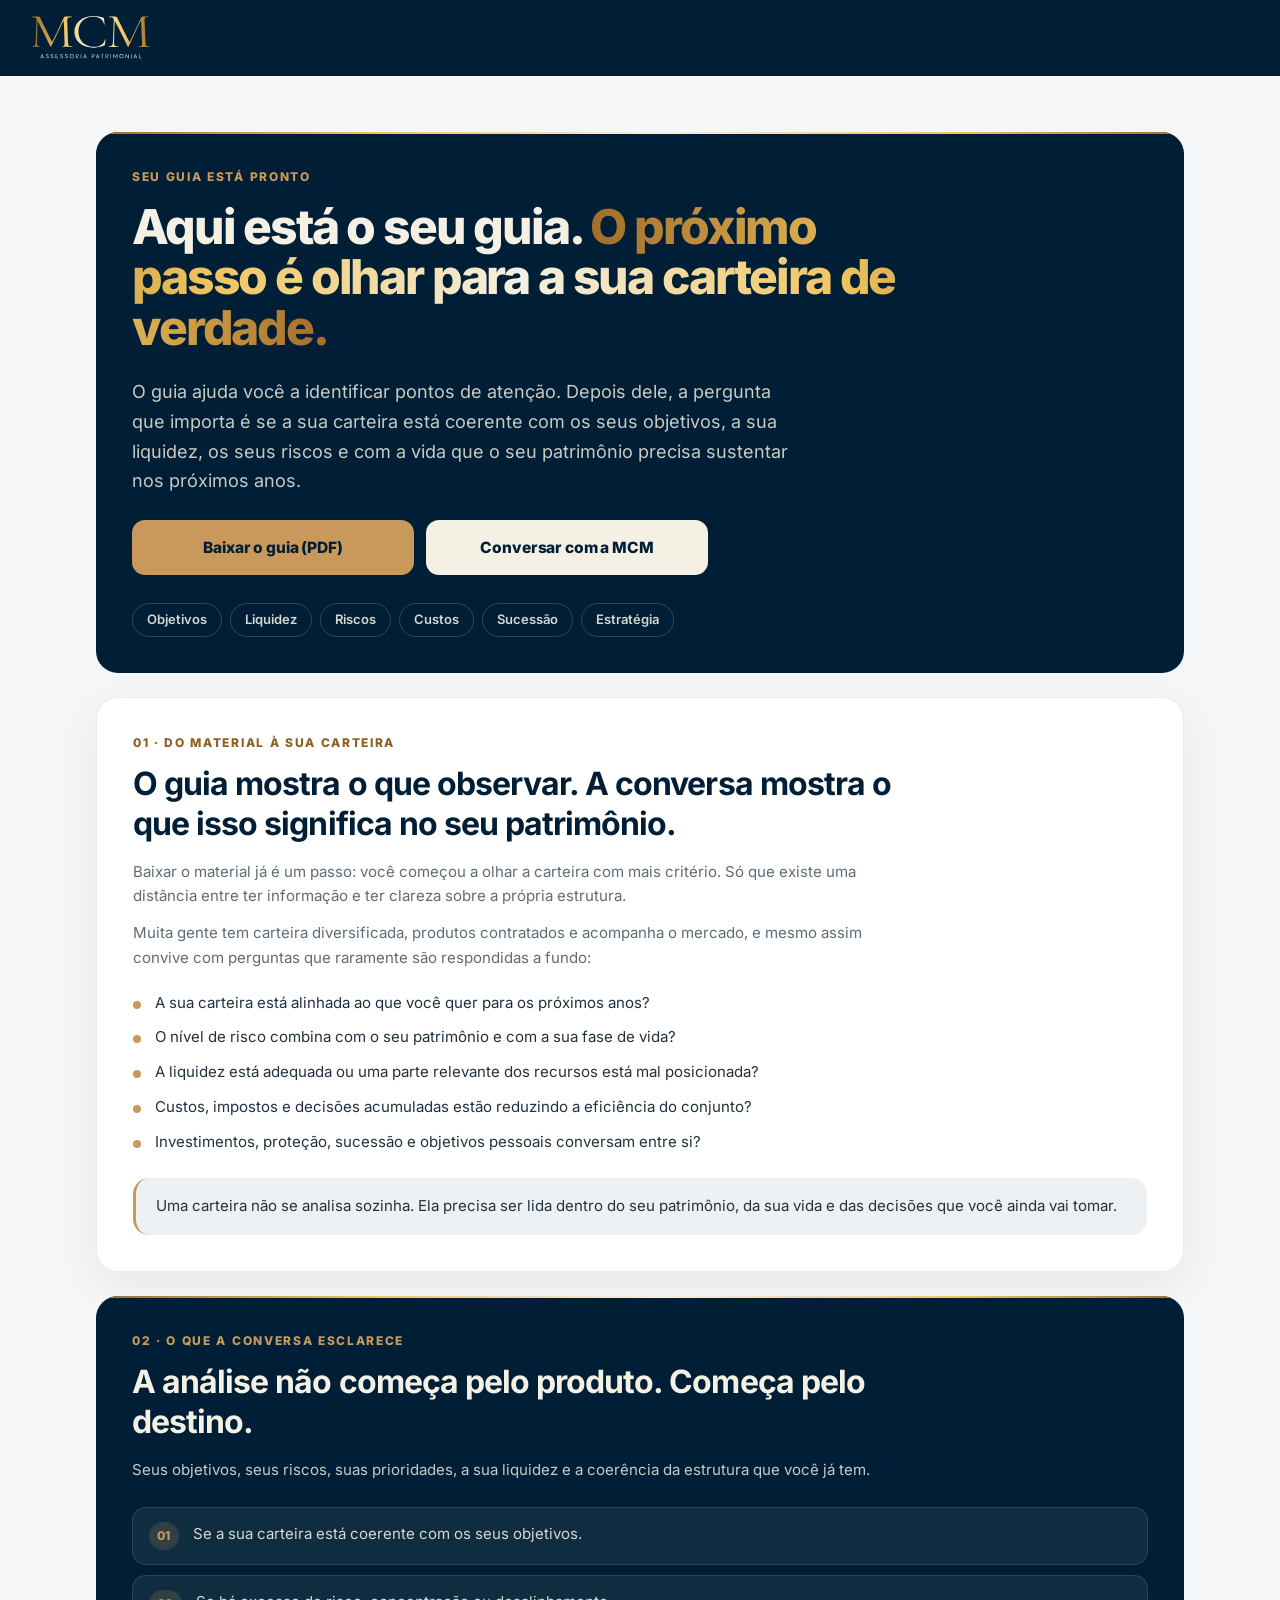
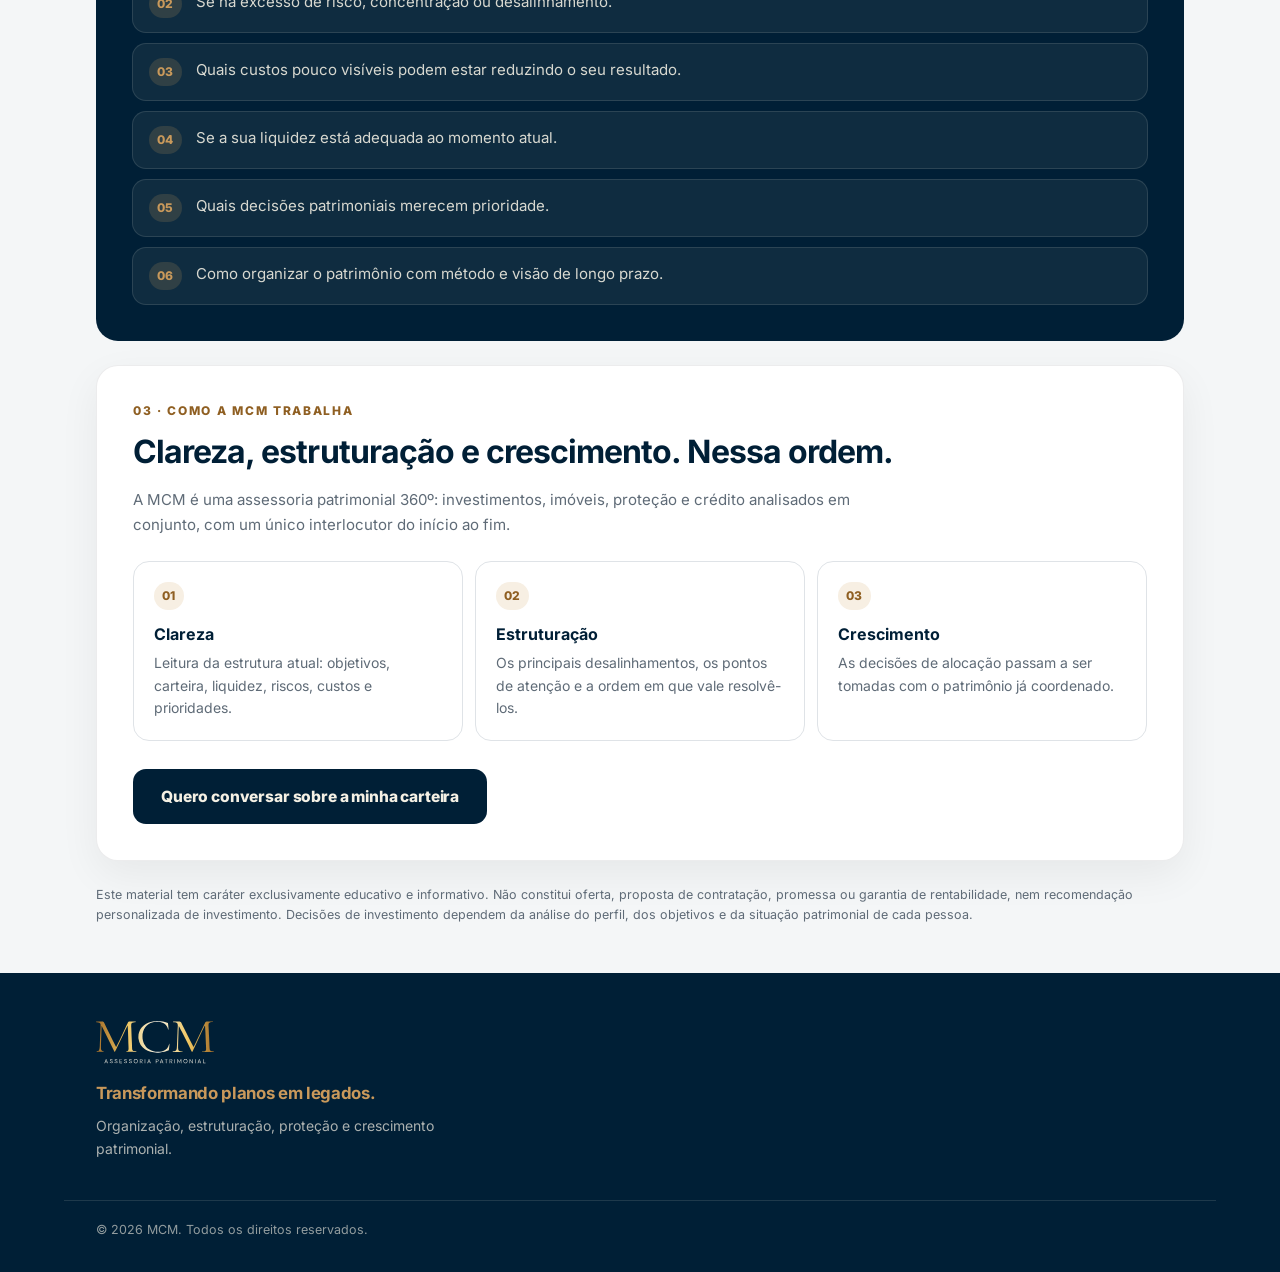
<file: guia-carteira/obrigado.html>
<!doctype html>
<html lang="pt-BR">
<head>
  <meta charset="utf-8" />
  <meta name="viewport" content="width=device-width, initial-scale=1" />
  <title>Seu guia está pronto | MCM</title>
  <meta name="description" content="Baixe o guia de diagnóstico de carteira da MCM e veja o próximo passo para olhar o seu patrimônio como um conjunto." />
  <meta name="theme-color" content="#001F36" />
  <!-- Página de entrega: não deve aparecer em buscador nem ser compartilhada como porta de entrada. -->
  <meta name="robots" content="noindex, nofollow" />

  <link rel="icon" type="image/svg+xml" href="../_shared/logo-mcm.svg" />
  <link rel="preload" href="../_shared/fonts/inter-latin-wght-normal.woff2" as="font" type="font/woff2" crossorigin />
  <link rel="stylesheet" href="css/styles.css" />
</head>
<body>

  <header class="site-header">
    <div class="container">
      <a class="logo" href="./" aria-label="MCM — início">
        <img src="../_shared/logo-mcm.svg" alt="MCM Assessoria Patrimonial" width="123" height="46" />
      </a>
    </div>
  </header>

  <main>

    <!-- ===== Entrega do guia ===== -->
    <section class="hero container">
      <div class="card--dark obrigado-hero">
        <div class="eyebrow">Seu guia está pronto</div>
        <h1 class="h1 mt-4 max-3xl">Aqui está o seu guia. <span class="text-gold">O próximo passo é olhar para a sua carteira de verdade.</span></h1>
        <p class="lead mt-6 max-2xl">O guia ajuda você a identificar pontos de atenção. Depois dele, a pergunta que importa é se a sua carteira está coerente com os seus objetivos, a sua liquidez, os seus riscos e com a vida que o seu patrimônio precisa sustentar nos próximos anos.</p>
        <div class="cta-botoes">
          <a class="btn btn--accent" href="#" data-guia download>Baixar o guia (PDF)</a>
          <a class="btn btn--light" href="#" data-whatsapp target="_blank" rel="noopener noreferrer">Conversar com a MCM</a>
        </div>
        <div class="temas mt-7" aria-label="Temas que a conversa aborda">
          <span>Objetivos</span>
          <span>Liquidez</span>
          <span>Riscos</span>
          <span>Custos</span>
          <span>Sucessão</span>
          <span>Estratégia</span>
        </div>
      </div>
    </section>

    <!-- ===== 01 · Do material à sua carteira ===== -->
    <section class="section container">
      <div class="card">
        <div class="eyebrow">01 · Do material à sua carteira</div>
        <h2 class="h2 mt-3 max-3xl">O guia mostra o que observar. A conversa mostra o que isso significa no seu patrimônio.</h2>
        <p class="body-text mt-4 max-3xl">Baixar o material já é um passo: você começou a olhar a carteira com mais critério. Só que existe uma distância entre ter informação e ter clareza sobre a própria estrutura.</p>
        <p class="body-text mt-3 max-3xl">Muita gente tem carteira diversificada, produtos contratados e acompanha o mercado, e mesmo assim convive com perguntas que raramente são respondidas a fundo:</p>
        <ul class="perguntas mt-5 max-3xl">
          <li>A sua carteira está alinhada ao que você quer para os próximos anos?</li>
          <li>O nível de risco combina com o seu patrimônio e com a sua fase de vida?</li>
          <li>A liquidez está adequada ou uma parte relevante dos recursos está mal posicionada?</li>
          <li>Custos, impostos e decisões acumuladas estão reduzindo a eficiência do conjunto?</li>
          <li>Investimentos, proteção, sucessão e objetivos pessoais conversam entre si?</li>
        </ul>
        <p class="destaque-faixa mt-6">Uma carteira não se analisa sozinha. Ela precisa ser lida dentro do seu patrimônio, da sua vida e das decisões que você ainda vai tomar.</p>
      </div>
    </section>

    <!-- ===== 02 · O que a conversa esclarece ===== -->
    <section class="section container">
      <div class="card--dark">
        <div class="eyebrow">02 · O que a conversa esclarece</div>
        <h2 class="h2 mt-3 max-3xl">A análise não começa pelo produto. Começa pelo destino.</h2>
        <p class="body-text mt-4 max-3xl">Seus objetivos, seus riscos, suas prioridades, a sua liquidez e a coerência da estrutura que você já tem.</p>
        <ol class="lista-num mt-6">
          <li><span class="step-num">01</span><span>Se a sua carteira está coerente com os seus objetivos.</span></li>
          <li><span class="step-num">02</span><span>Se há excesso de risco, concentração ou desalinhamento.</span></li>
          <li><span class="step-num">03</span><span>Quais custos pouco visíveis podem estar reduzindo o seu resultado.</span></li>
          <li><span class="step-num">04</span><span>Se a sua liquidez está adequada ao momento atual.</span></li>
          <li><span class="step-num">05</span><span>Quais decisões patrimoniais merecem prioridade.</span></li>
          <li><span class="step-num">06</span><span>Como organizar o patrimônio com método e visão de longo prazo.</span></li>
        </ol>
      </div>
    </section>

    <!-- ===== 03 · Como a MCM trabalha ===== -->
    <section class="section container">
      <div class="card">
        <div class="eyebrow">03 · Como a MCM trabalha</div>
        <h2 class="h2 mt-3 max-3xl">Clareza, estruturação e crescimento. Nessa ordem.</h2>
        <p class="body-text mt-4 max-3xl">A MCM é uma assessoria patrimonial 360º: investimentos, imóveis, proteção e crédito analisados em conjunto, com um único interlocutor do início ao fim.</p>
        <div class="grid-3 mt-6">
          <div class="step">
            <span class="step-num">01</span>
            <strong>Clareza</strong>
            <small>Leitura da estrutura atual: objetivos, carteira, liquidez, riscos, custos e prioridades.</small>
          </div>
          <div class="step">
            <span class="step-num">02</span>
            <strong>Estruturação</strong>
            <small>Os principais desalinhamentos, os pontos de atenção e a ordem em que vale resolvê-los.</small>
          </div>
          <div class="step">
            <span class="step-num">03</span>
            <strong>Crescimento</strong>
            <small>As decisões de alocação passam a ser tomadas com o patrimônio já coordenado.</small>
          </div>
        </div>
        <div class="mt-7">
          <a class="btn btn--inline" href="#" data-whatsapp target="_blank" rel="noopener noreferrer">Quero conversar sobre a minha carteira</a>
        </div>
      </div>
    </section>

    <!-- ===== Aviso legal ===== -->
    <section class="legal container">
      <p class="nota">Este material tem caráter exclusivamente educativo e informativo. Não constitui oferta, proposta de contratação, promessa ou garantia de rentabilidade, nem recomendação personalizada de investimento. Decisões de investimento dependem da análise do perfil, dos objetivos e da situação patrimonial de cada pessoa.</p>
    </section>

  </main>

  <footer class="site-footer">
    <div class="container footer-grid">
      <div>
        <a class="footer-logo" href="./" aria-label="MCM — início">
          <img src="../_shared/logo-mcm.svg" alt="MCM Assessoria Patrimonial" width="118" height="44" loading="lazy" />
        </a>
        <p class="footer-assinatura">Transformando planos em legados.</p>
        <p class="footer-texto">Organização, estruturação, proteção e crescimento patrimonial.</p>
      </div>
    </div>
    <div class="container footer-base">
      © <span data-ano>2026</span> MCM. Todos os direitos reservados.
    </div>
  </footer>

  <script src="js/config.js"></script>
  <script src="js/app.js"></script>
</body>
</html>
</file>
<file: consorcio/css/styles.css>
/* =========================================================
   MCM · LP Consórcio Imobiliário
   Superfícies claras da referência + cores MCM em textos e blocos
   (ver docs/analise-lp-referencia.md §8)
   ========================================================= */

/* Inter variável (pesos 100–900 num arquivo só), subconjunto latino. Licença SIL OFL 1.1. */
@font-face {
  font-family: 'Inter';
  font-style: normal;
  font-weight: 100 900;
  font-display: swap;
  src: url('../../_shared/fonts/inter-latin-wght-normal.woff2') format('woff2');
}

:root {
  /* Marca */
  --navy: #001F36;
  --gold: #C9995B;
  --creme: #F4F0E4;
  --gold-antigo: linear-gradient(90deg, #A26D29 0%, #EFC55F 25.96%, #F4F0E4 51.92%, #EFC55F 78.85%, #A26D29 100%);
  /* Variante do gradiente sem o creme, legível sobre fundo claro */
  --gold-ink-grad: linear-gradient(90deg, #A26D29 0%, #C9995B 50%, #A26D29 100%);
  /* Dourado escurecido para texto pequeno sobre branco (contraste AA) */
  --gold-ink: #8F5F22;

  /* Superfícies (mesma lógica da referência) */
  --bg: #F4F6F7;
  --bg-2: #EEF1F3;
  --card: #FFFFFF;
  --field: #F1F3F5;

  /* Texto e linhas */
  --text: var(--navy);
  --body: #22313F;
  --muted: #5F6B77;
  --line: #DFE3E7;
  --line-2: #E7EAEE;

  /* Estados */
  --accent-soft: #F7EFE3;
  --pos: var(--gold-ink);
  --neg: #B42318;

  /* Tipografia */
  --font-display: 'Inter', system-ui, -apple-system, 'Segoe UI', sans-serif;
  --font-body: 'Inter', system-ui, -apple-system, 'Segoe UI', sans-serif;

  --radius-card: 22px;
  --shadow-card: 0 14px 40px rgba(0, 0, 0, 0.06);
}

/* ---------- Base ---------- */
*, *::before, *::after { box-sizing: border-box; }

html { -webkit-text-size-adjust: 100%; scroll-behavior: smooth; }

body {
  margin: 0;
  background: var(--bg);
  color: var(--body);
  font-family: var(--font-body);
  font-size: 16px;
  line-height: 1.5;
  -webkit-font-smoothing: antialiased;
  -moz-osx-font-smoothing: grayscale;
}

h1, h2, h3, h4 {
  margin: 0;
  font-family: var(--font-display);
  font-weight: 700;
  color: var(--text);
  letter-spacing: -0.03em;
  line-height: 1.2;
}
h1 { font-weight: 800; letter-spacing: -0.045em; }

p, ul { margin: 0; }
ul { padding: 0; list-style: none; }
a { color: inherit; }
img, svg { display: block; max-width: 100%; }
button, input, select { font: inherit; color: inherit; }
strong { font-weight: 700; color: var(--text); }

:focus-visible { outline: 2px solid var(--gold); outline-offset: 3px; border-radius: 6px; }

.sr-only {
  position: absolute; width: 1px; height: 1px; padding: 0; margin: -1px;
  overflow: hidden; clip: rect(0, 0, 0, 0); white-space: nowrap; border: 0;
}

/* ---------- Layout ---------- */
.container { width: 100%; max-width: 72rem; margin: 0 auto; padding-left: 20px; padding-right: 20px; }
.section { padding-top: 24px; padding-bottom: 24px; }
.section--tight > * + * { margin-top: 12px; }
@media (min-width: 768px) {
  .container { padding-left: 32px; padding-right: 32px; }
}

/* ---------- Header ---------- */
.site-header { background: var(--navy); }
.site-header .container {
  max-width: 80rem;
  display: flex; align-items: center; justify-content: space-between;
  padding-top: 16px; padding-bottom: 16px;
}
.site-header .logo img { height: 40px; width: auto; }
@media (min-width: 768px) { .site-header .logo img { height: 44px; } }

/* ---------- Cards ---------- */
.card {
  background: var(--card);
  border: 1px solid rgba(20, 23, 26, 0.08);
  border-radius: var(--radius-card);
  box-shadow: var(--shadow-card);
  padding: 28px;
}
.card--sm { padding: 24px; }
@media (min-width: 768px) {
  .card, .card--dark { padding: 36px; }
  .card--md { padding: 28px; }
  .card--sm { padding: 28px; }
}

/* Bloco de destaque: navy da marca (equivale ao card escuro da referência) */
.card--dark {
  position: relative;
  overflow: hidden;
  padding: 28px;
  border-radius: var(--radius-card);
  background: var(--navy);
  color: var(--creme);
}
.card--dark::before {
  /* filete Gold Antigo no topo */
  content: '';
  position: absolute; inset: 0 0 auto 0; height: 2px;
  background: var(--gold-antigo);
}
.card--dark h1, .card--dark h2, .card--dark h3, .card--dark strong { color: var(--creme); }
.card--dark .eyebrow { color: var(--gold); }
.card--dark .nota { color: rgba(244, 240, 228, 0.62); }
.card--dark .body-text { color: rgba(244, 240, 228, 0.82); }

/* ---------- Tipos utilitários ---------- */
.eyebrow {
  font-family: var(--font-body);
  font-size: 12px;
  font-weight: 800;
  letter-spacing: 0.14em;
  text-transform: uppercase;
  color: var(--gold-ink);
}
.nota { font-size: 12.5px; line-height: 1.6; color: var(--muted); }
.lead { font-size: 17px; line-height: 1.65; color: var(--muted); }
.body-text { font-size: 15px; line-height: 1.65; color: var(--muted); }
@media (min-width: 768px) { .lead { font-size: 18px; } }

.h1 { font-size: 2.3rem; line-height: 1.02; }
.h2 { font-size: 1.5rem; line-height: 1.25; }
.h3 { font-size: 1.25rem; line-height: 1.3; }
@media (min-width: 640px) { .h1 { font-size: 3rem; } }
@media (min-width: 768px) { .h2 { font-size: 2rem; } .h3 { font-size: 1.5rem; } }
@media (min-width: 1024px) { .h1 { font-size: 3.2rem; } }

.text-gold {
  background: var(--gold-ink-grad);
  -webkit-background-clip: text;
  background-clip: text;
  color: transparent;
}

.mt-1 { margin-top: 4px; } .mt-2 { margin-top: 8px; } .mt-3 { margin-top: 12px; }
.mt-4 { margin-top: 16px; } .mt-5 { margin-top: 20px; } .mt-6 { margin-top: 24px; }
.mt-7 { margin-top: 28px; }
/* Quebra de linha só a partir do tablet/desktop */
.br-desktop { display: none; }
@media (min-width: 768px) { .br-desktop { display: inline; } }
.max-xl { max-width: 36rem; } .max-2xl { max-width: 42rem; } .max-3xl { max-width: 48rem; }

/* ---------- Botões ---------- */
.btn {
  display: block;
  width: 100%;
  padding: 16px;
  border: 0;
  border-radius: 13px;
  background: var(--navy);
  color: var(--creme);
  font-family: var(--font-body);
  font-size: 15.5px;
  font-weight: 800;
  letter-spacing: -0.01em;
  text-align: center;
  text-decoration: none;
  cursor: pointer;
  transition: transform 0.12s, opacity 0.12s;
}
.btn:hover:not(:disabled) { transform: translateY(-1px); }
.btn:disabled { opacity: 0.45; cursor: not-allowed; transform: none; }
.btn--light { background: var(--creme); color: var(--navy); }
.btn--accent { background: var(--gold); color: var(--navy); }

/* ---------- Hero ---------- */
.hero { padding-top: 40px; padding-bottom: 24px; }
@media (min-width: 768px) { .hero { padding-top: 64px; } }
.hero-grid { display: grid; gap: 20px; }
@media (min-width: 1024px) { .hero-grid { grid-template-columns: 1.15fr 0.85fr; gap: 24px; } }

.bullets li { display: flex; align-items: flex-start; gap: 12px; font-size: 15px; line-height: 1.65; }
.bullets li + li { margin-top: 12px; }
.bullets .dot { margin-top: 9px; width: 8px; height: 8px; flex-shrink: 0; border-radius: 999px; background: var(--gold); }

.logica { display: flex; flex-direction: column; }
.logica-steps { display: grid; gap: 12px; }
.logica-box {
  border: 1px solid rgba(244, 240, 228, 0.15);
  background: rgba(244, 240, 228, 0.05);
  border-radius: 16px;
  padding: 16px;
}
.logica-box strong { display: block; font-size: 15px; }
.logica-box small { display: block; margin-top: 6px; font-size: 13px; line-height: 1.6; color: rgba(244, 240, 228, 0.7); }
.logica-seta { text-align: center; font-size: 18px; color: var(--gold); }
.logica-cta-wrap { margin-top: auto; padding-top: 16px; }

/* ---------- Grids genéricos ---------- */
.grid-2 { display: grid; gap: 20px; }
.grid-pills { display: grid; gap: 10px; }
.grid-3 { display: grid; gap: 12px; }
.grid-4 { display: grid; gap: 12px; }
.grid-rotas { display: grid; gap: 16px; }
@media (min-width: 640px) { .grid-4 { grid-template-columns: repeat(2, 1fr); } }
@media (min-width: 768px) {
  .grid-2, .grid-pills, .grid-rotas { grid-template-columns: repeat(2, 1fr); }
  .grid-3 { grid-template-columns: repeat(3, 1fr); }
}
@media (min-width: 1024px) { .grid-4 { grid-template-columns: repeat(4, 1fr); } }

.pill {
  border-radius: 12px;
  background: var(--bg-2);
  padding: 12px 16px;
  font-size: 14px;
  line-height: 1.6;
  color: var(--body);
}

.tile { border-radius: 16px; background: var(--bg-2); padding: 16px; }
.tile strong, .step strong { display: block; font-size: 15px; }
.tile small, .step small { display: block; margin-top: 6px; font-size: 13px; line-height: 1.6; color: var(--muted); }

.step { border: 1px solid var(--line); border-radius: 16px; padding: 16px; }
.step-num {
  display: inline-flex; align-items: center; justify-content: center;
  width: 24px; height: 24px; border-radius: 999px;
  background: var(--accent-soft); color: var(--gold-ink);
  font-size: 12px; font-weight: 800;
}
.step strong { margin-top: 12px; }

.rota { border: 1px solid var(--line); border-radius: 16px; padding: 20px; }
.rota h3 { font-size: 1.125rem; }
.rota li { font-size: 14px; line-height: 1.65; color: var(--muted); }
.rota li + li { margin-top: 8px; }

.destaque-faixa {
  border-radius: 16px;
  background: var(--bg-2);
  border-left: 3px solid var(--gold);
  padding: 16px 20px;
  font-size: 14px;
  line-height: 1.65;
}

.legal strong { font-size: 14px; }
.legal .nota strong { font-size: inherit; }

/* ---------- Diagnóstico ---------- */
#form_simc { scroll-margin-top: 24px; }
.diag-head { display: flex; align-items: center; justify-content: space-between; gap: 16px; }
.link-voltar {
  background: none; border: 0; padding: 0; cursor: pointer;
  font-size: 12.5px; color: var(--muted);
  text-decoration: underline; text-underline-offset: 2px;
}
.link-voltar:hover { color: var(--text); }

.progress { margin-top: 12px; height: 4px; width: 100%; overflow: hidden; border-radius: 999px; background: var(--line); }
.progress-bar { height: 100%; border-radius: 999px; background: var(--gold-ink-grad); transition: width 0.3s ease; }

.diag-title { margin-top: 24px; font-size: 1.5rem; line-height: 1.3; }
@media (min-width: 768px) { .diag-title { font-size: 1.7rem; } }
.diag-title:focus, .result-title:focus { outline: none; }

.opcoes { margin-top: 24px; display: grid; gap: 10px; }
.opcao {
  display: block; width: 100%;
  text-align: left;
  padding: 16px 18px;
  border: 1px solid var(--line);
  border-radius: 14px;
  background: var(--card);
  cursor: pointer;
  transition: border-color 0.12s, background-color 0.12s;
}
.opcao:hover, .opcao[aria-pressed='true'] { border-color: var(--gold); background: var(--accent-soft); }
.opcao strong { display: block; font-size: 16px; font-weight: 700; letter-spacing: -0.015em; }
.opcao small { display: block; margin-top: 4px; font-size: 13px; line-height: 1.45; color: var(--muted); }

/* Formulário */
.form { margin-top: 24px; display: grid; gap: 16px; max-width: 36rem; }
.form label.eyebrow { display: block; margin-bottom: 8px; }
.input-texto {
  width: 100%;
  padding: 13px 14px;
  border: 1px solid var(--line);
  border-radius: 12px;
  background: var(--card);
  color: var(--text);
  font-size: 15px;
  outline: none;
  transition: border-color 0.12s;
}
.input-texto::placeholder { color: #9AA3AC; }
.input-texto:focus { border-color: var(--gold); }
.input-texto[aria-invalid='true'] { border-color: var(--neg); }
.erro { margin-top: 6px; font-size: 12.5px; color: var(--neg); }
.check { display: flex; align-items: flex-start; gap: 12px; font-size: 13px; line-height: 1.6; color: var(--body); cursor: pointer; }
.check input { margin-top: 3px; width: 16px; height: 16px; flex-shrink: 0; accent-color: var(--navy); }
.check a { color: var(--text); }
.hp { position: absolute; left: -9999px; width: 1px; height: 1px; overflow: hidden; }

/* ---------- Resultado ---------- */
.stack > * + * { margin-top: 20px; }
.leitura p { font-size: 15px; line-height: 1.7; color: rgba(244, 240, 228, 0.86); }
.leitura p + p { margin-top: 16px; }
.ressalvas { margin-top: 28px; padding-top: 20px; border-top: 1px solid rgba(244, 240, 228, 0.12); }
.ressalvas li { font-size: 12.5px; line-height: 1.65; color: rgba(244, 240, 228, 0.62); }
.ressalvas li + li { margin-top: 8px; }
.result-title { margin-top: 8px; font-size: 1.5rem; line-height: 1.25; }
@media (min-width: 768px) { .result-title { font-size: 1.9rem; } }

/* Simulador */
.sim-controls { margin-top: 24px; display: grid; gap: 14px; }
@media (min-width: 640px) { .sim-controls { grid-template-columns: repeat(2, 1fr); } }
@media (min-width: 1024px) { .sim-controls { grid-template-columns: repeat(4, 1fr); } }

.field {
  border: 1px solid var(--line);
  border-radius: 15px;
  background: var(--field);
  padding: 15px;
}
.field label {
  display: block;
  margin-bottom: 9px;
  font-size: 11px; font-weight: 800;
  letter-spacing: 0.06em; text-transform: uppercase;
  color: var(--muted);
}
.select-wrap { position: relative; }
.select-wrap::after {
  content: '';
  position: absolute; right: 2px; top: 50%;
  width: 8px; height: 8px;
  border-right: 1.5px solid var(--gold-ink); border-bottom: 1.5px solid var(--gold-ink);
  transform: translateY(-70%) rotate(45deg);
  pointer-events: none;
}
.input-select {
  width: 100%;
  padding: 0 22px 0 0;
  border: 0; outline: none;
  background: transparent;
  color: var(--text);
  font-size: 17px; font-weight: 800;
  letter-spacing: -0.01em;
  text-overflow: ellipsis;
  appearance: none; -webkit-appearance: none;
  cursor: pointer;
}
.input-select:focus-visible { outline: 2px solid var(--gold); outline-offset: 4px; }

.mes-row { display: flex; align-items: baseline; justify-content: space-between; }
.mes-valor { font-size: 20px; font-weight: 800; line-height: 1.2; color: var(--text); }

input[type='range'] {
  --fill: 16%;
  width: 100%;
  height: 22px;
  margin: 6px 0 0;
  background: transparent;
  appearance: none; -webkit-appearance: none;
  cursor: pointer;
}
input[type='range']::-webkit-slider-runnable-track {
  height: 4px; border-radius: 999px;
  background: linear-gradient(90deg, var(--gold) var(--fill), var(--line) var(--fill));
}
input[type='range']::-moz-range-track { height: 4px; border-radius: 999px; background: var(--line); }
input[type='range']::-moz-range-progress { height: 4px; border-radius: 999px; background: var(--gold); }
input[type='range']::-webkit-slider-thumb {
  -webkit-appearance: none; appearance: none;
  width: 18px; height: 18px; margin-top: -7px;
  border-radius: 999px; border: 3px solid var(--card);
  background: var(--navy);
  box-shadow: 0 0 0 1px var(--navy);
}
input[type='range']::-moz-range-thumb {
  width: 12px; height: 12px;
  border-radius: 999px; border: 3px solid var(--card);
  background: var(--navy);
  box-shadow: 0 0 0 1px var(--navy);
}

.saidas { display: grid; gap: 20px; }
@media (min-width: 1024px) { .saidas { grid-template-columns: repeat(2, 1fr); } }
.saida-title { margin-top: 6px; font-size: 1.25rem; line-height: 1.3; }
.numero {
  margin-top: 20px;
  font-size: 38px;
  font-weight: 900;
  letter-spacing: -0.045em;
  line-height: 1;
  color: var(--text);
  font-variant-numeric: tabular-nums;
}
.numero.positivo, .metric strong.positivo { color: var(--pos); }
.numero.negativo, .metric strong.negativo { color: var(--neg); }
.metricas { margin-top: 20px; }
.metric {
  display: flex; justify-content: space-between; gap: 12px;
  padding: 9px 0;
  border-bottom: 1px solid var(--line-2);
  font-size: 14px;
}
.metric span { color: var(--muted); }
.metric strong { text-align: right; font-weight: 700; font-variant-numeric: tabular-nums; }

/* Gráfico */
.chart-head { display: flex; flex-wrap: wrap; align-items: flex-end; justify-content: space-between; gap: 12px; }
.legenda { display: flex; flex-wrap: wrap; gap: 16px; font-size: 13px; color: var(--body); }
.legenda span { display: flex; align-items: center; gap: 8px; }
.legenda i { display: inline-block; width: 10px; height: 10px; border-radius: 999px; }
.legenda .l-venda { background: var(--navy); }
.legenda .l-desemb { background: var(--gold); }
.chart { position: relative; margin-top: 20px; height: 300px; width: 100%; }
@media (min-width: 768px) { .chart { height: 340px; } }
.chart svg { width: 100%; height: 100%; overflow: visible; }
.chart .grid-line { stroke: var(--line-2); }
.chart .axis-line { stroke: var(--line); }
.chart .tick { fill: #7B838C; font-size: 12px; font-family: var(--font-body); }
.chart .linha { fill: none; stroke-width: 3; stroke-linejoin: round; stroke-linecap: round; }
.chart .linha-venda { stroke: var(--navy); }
.chart .linha-desemb { stroke: var(--gold); }
.chart .marcador { stroke: #9AA1AA; stroke-dasharray: 5 5; }
.chart .hover-line { stroke: var(--line); }
.chart .hover-dot { stroke: var(--card); stroke-width: 2; }
.chart .dot-venda { fill: var(--navy); }
.chart .dot-desemb { fill: var(--gold); }
.chart-tooltip {
  position: absolute; top: 0; left: 0;
  pointer-events: none;
  min-width: 180px;
  padding: 10px 12px;
  border: 1px solid var(--line);
  border-radius: 12px;
  background: var(--card);
  box-shadow: var(--shadow-card);
  font-size: 13px;
  opacity: 0;
  transition: opacity 0.1s;
}
.chart-tooltip.is-visible { opacity: 1; }
.chart-tooltip .tt-mes { margin-bottom: 4px; color: var(--muted); }
.chart-tooltip .tt-row { display: flex; justify-content: space-between; gap: 12px; }
.chart-tooltip .tt-venda, .chart-tooltip .tt-venda strong { color: var(--navy); }
.chart-tooltip .tt-desemb, .chart-tooltip .tt-desemb strong { color: var(--gold-ink); }

.premissas { margin-top: 20px; display: grid; gap: 10px; }
@media (min-width: 640px) { .premissas { grid-template-columns: repeat(2, 1fr); } }
@media (min-width: 1024px) { .premissas { grid-template-columns: repeat(4, 1fr); } }
.premissa {
  display: flex; flex-direction: column; gap: 2px;
  padding: 11px 14px;
  border-radius: 11px;
  background: var(--bg-2);
  font-size: 12px;
  color: var(--muted);
}
.premissa strong { font-size: 13px; }

.cta-botoes { margin-top: 24px; display: flex; flex-direction: column; gap: 12px; }
@media (min-width: 640px) { .cta-botoes { flex-direction: row; } .cta-botoes .btn { flex: 1; } }
@media (min-width: 768px) { .cta-botoes { max-width: 36rem; } }

/* ---------- Footer ---------- */
.site-footer { margin-top: 24px; background: var(--navy); color: var(--creme); }
.footer-grid { display: grid; gap: 32px; padding-top: 48px; padding-bottom: 40px; }
.footer-logo img { height: 44px; width: auto; }
.footer-assinatura { margin-top: 16px; font-size: 1.05rem; font-weight: 700; letter-spacing: -0.02em; color: var(--gold); }
.footer-texto { margin-top: 8px; max-width: 24rem; font-size: 14px; line-height: 1.65; color: rgba(244, 240, 228, 0.7); }
.footer-base { padding-top: 20px; padding-bottom: 32px; border-top: 1px solid rgba(244, 240, 228, 0.12); font-size: 12.5px; color: rgba(244, 240, 228, 0.6); }

/* ---------- Movimento reduzido ---------- */
@media (prefers-reduced-motion: reduce) {
  html { scroll-behavior: auto; }
  *, *::before, *::after { transition: none !important; }
}
</file>
<file: guia-carteira/css/styles.css>
/* =========================================================
   MCM · LP Guia "Diagnóstico de Carteira"
   Mesmo sistema visual da LP de consórcio: superfícies claras,
   navy e dourado da marca nos blocos de destaque.
   ========================================================= */

/* Inter variável (pesos 100–900 num arquivo só), subconjunto latino. Licença SIL OFL 1.1. */
@font-face {
  font-family: 'Inter';
  font-style: normal;
  font-weight: 100 900;
  font-display: swap;
  src: url('../../_shared/fonts/inter-latin-wght-normal.woff2') format('woff2');
}

:root {
  /* Marca */
  --navy: #001F36;
  --gold: #C9995B;
  --creme: #F4F0E4;
  --gold-antigo: linear-gradient(90deg, #A26D29 0%, #EFC55F 25.96%, #F4F0E4 51.92%, #EFC55F 78.85%, #A26D29 100%);
  /* Variante do gradiente sem o creme, legível sobre fundo claro */
  --gold-ink-grad: linear-gradient(90deg, #A26D29 0%, #C9995B 50%, #A26D29 100%);
  /* Dourado escurecido para texto pequeno sobre branco (contraste AA) */
  --gold-ink: #8F5F22;

  /* Superfícies */
  --bg: #F4F6F7;
  --bg-2: #EEF1F3;
  --card: #FFFFFF;

  /* Texto e linhas */
  --text: var(--navy);
  --body: #22313F;
  --muted: #5F6B77;
  --line: #DFE3E7;

  /* Estados */
  --accent-soft: #F7EFE3;
  --neg: #B42318;
  /* Erro sobre o navy: o vermelho padrão não tem contraste ali */
  --neg-claro: #FFB4A8;

  --font: 'Inter', system-ui, -apple-system, 'Segoe UI', sans-serif;
  --radius-card: 22px;
  --shadow-card: 0 14px 40px rgba(0, 0, 0, 0.06);
}

/* ---------- Base ---------- */
*, *::before, *::after { box-sizing: border-box; }

html { -webkit-text-size-adjust: 100%; scroll-behavior: smooth; }

body {
  margin: 0;
  background: var(--bg);
  color: var(--body);
  font-family: var(--font);
  font-size: 16px;
  line-height: 1.5;
  -webkit-font-smoothing: antialiased;
  -moz-osx-font-smoothing: grayscale;
}

h1, h2, h3 {
  margin: 0;
  font-family: var(--font);
  font-weight: 700;
  color: var(--text);
  letter-spacing: -0.03em;
  line-height: 1.2;
}
h1 { font-weight: 800; letter-spacing: -0.045em; }

p, ul, ol { margin: 0; }
ul, ol { padding: 0; list-style: none; }
a { color: inherit; }
img, svg { display: block; max-width: 100%; }
button, input, select { font: inherit; color: inherit; }
strong { font-weight: 700; color: var(--text); }

:focus-visible { outline: 2px solid var(--gold); outline-offset: 3px; border-radius: 6px; }

/* ---------- Layout ---------- */
.container { width: 100%; max-width: 72rem; margin: 0 auto; padding-left: 20px; padding-right: 20px; }
.section { padding-top: 12px; padding-bottom: 12px; }
@media (min-width: 768px) {
  .container { padding-left: 32px; padding-right: 32px; }
}

/* ---------- Header ---------- */
.site-header { background: var(--navy); }
.site-header .container {
  max-width: 80rem;
  display: flex; align-items: center; justify-content: space-between;
  padding-top: 16px; padding-bottom: 16px;
}
.site-header .logo img { height: 40px; width: auto; }
@media (min-width: 768px) { .site-header .logo img { height: 44px; } }

/* ---------- Cards ---------- */
.card {
  background: var(--card);
  border: 1px solid rgba(20, 23, 26, 0.08);
  border-radius: var(--radius-card);
  box-shadow: var(--shadow-card);
  padding: 28px;
}

/* Bloco de destaque: navy da marca, com filete Gold Antigo no topo */
.card--dark {
  position: relative;
  overflow: hidden;
  padding: 28px;
  border-radius: var(--radius-card);
  background: var(--navy);
  color: var(--creme);
}
.card--dark::before {
  content: '';
  position: absolute; inset: 0 0 auto 0; height: 2px;
  background: var(--gold-antigo);
}
.card--dark h1, .card--dark h2, .card--dark h3, .card--dark strong { color: var(--creme); }
.card--dark .eyebrow { color: var(--gold); }
.card--dark .nota { color: rgba(244, 240, 228, 0.62); }
.card--dark .body-text, .card--dark .lead { color: rgba(244, 240, 228, 0.82); }
.card--dark .text-gold { background: var(--gold-antigo); -webkit-background-clip: text; background-clip: text; }

@media (min-width: 768px) {
  .card, .card--dark { padding: 36px; }
}

/* ---------- Tipos utilitários ---------- */
.eyebrow {
  font-size: 12px;
  font-weight: 800;
  letter-spacing: 0.14em;
  text-transform: uppercase;
  color: var(--gold-ink);
}
.nota { font-size: 12.5px; line-height: 1.6; color: var(--muted); }
.lead { font-size: 17px; line-height: 1.65; color: var(--muted); }
.body-text { font-size: 15px; line-height: 1.65; color: var(--muted); }
@media (min-width: 768px) { .lead { font-size: 18px; } }

.h1 { font-size: 2.2rem; line-height: 1.05; }
.h2 { font-size: 1.5rem; line-height: 1.25; }
.h3 { font-size: 1.25rem; line-height: 1.3; }
@media (min-width: 640px) { .h1 { font-size: 2.8rem; } }
@media (min-width: 768px) { .h2 { font-size: 2rem; } .h3 { font-size: 1.5rem; } }
@media (min-width: 1024px) { .h1 { font-size: 3rem; } }

.text-gold {
  background: var(--gold-ink-grad);
  -webkit-background-clip: text;
  background-clip: text;
  color: transparent;
}

.mt-2 { margin-top: 8px; } .mt-3 { margin-top: 12px; } .mt-4 { margin-top: 16px; }
.mt-5 { margin-top: 20px; } .mt-6 { margin-top: 24px; } .mt-7 { margin-top: 28px; }
.max-xl { max-width: 36rem; } .max-2xl { max-width: 42rem; } .max-3xl { max-width: 48rem; }

/* ---------- Botões ---------- */
.btn {
  display: block;
  width: 100%;
  padding: 16px;
  border: 0;
  border-radius: 13px;
  background: var(--navy);
  color: var(--creme);
  font-size: 15.5px;
  font-weight: 800;
  letter-spacing: -0.01em;
  text-align: center;
  text-decoration: none;
  cursor: pointer;
  transition: transform 0.12s, opacity 0.12s;
}
.btn:hover:not(:disabled) { transform: translateY(-1px); }
.btn:disabled { opacity: 0.45; cursor: not-allowed; transform: none; }
.btn[aria-disabled='true'] { opacity: 0.45; cursor: not-allowed; }
.btn--light { background: var(--creme); color: var(--navy); }
.btn--accent { background: var(--gold); color: var(--navy); }
/* Botão do tamanho do texto, para CTAs no meio da página */
.btn--inline { display: inline-block; width: auto; padding-left: 28px; padding-right: 28px; }

.cta-botoes { display: grid; gap: 12px; margin-top: 24px; }
@media (min-width: 640px) { .cta-botoes { grid-template-columns: repeat(2, minmax(0, 1fr)); max-width: 36rem; } }

/* ---------- Hero ---------- */
.hero { padding-top: 32px; padding-bottom: 12px; }
@media (min-width: 768px) { .hero { padding-top: 56px; } }
.hero-grid { display: grid; gap: 20px; }
@media (min-width: 1024px) { .hero-grid { grid-template-columns: 1.1fr 0.9fr; gap: 24px; align-items: start; } }

.chips { display: flex; flex-wrap: wrap; gap: 8px; }
.chip {
  border: 1px solid var(--line);
  border-radius: 999px;
  background: var(--bg-2);
  padding: 6px 14px;
  font-size: 13px;
  font-weight: 600;
  color: var(--body);
}

/* ---------- Formulário (sobre o card navy) ---------- */
#form_guia { scroll-margin-top: 24px; }
.form { display: grid; gap: 16px; }
.form label.eyebrow { display: block; margin-bottom: 8px; }
.input-texto {
  width: 100%;
  padding: 13px 14px;
  border: 1px solid transparent;
  border-radius: 12px;
  background: var(--card);
  color: var(--navy);
  font-size: 15px;
  outline: none;
  transition: border-color 0.12s;
}
.input-texto::placeholder { color: #9AA3AC; }
.input-texto:focus { border-color: var(--gold); }
.input-texto[aria-invalid='true'] { border-color: var(--neg-claro); }
select.input-texto {
  appearance: none; -webkit-appearance: none;
  padding-right: 40px;
  cursor: pointer;
  background-image: url("data:image/svg+xml,%3Csvg xmlns='http://www.w3.org/2000/svg' width='12' height='8' viewBox='0 0 12 8' fill='none'%3E%3Cpath d='M1 1.5 6 6.5l5-5' stroke='%238F5F22' stroke-width='1.6' stroke-linecap='round' stroke-linejoin='round'/%3E%3C/svg%3E");
  background-repeat: no-repeat;
  background-position: right 14px center;
}
/* Enquanto nada foi escolhido, o select mostra o texto de orientação em cinza, como um placeholder */
select.input-texto:invalid { color: #9AA3AC; }
select.input-texto option { color: var(--navy); }

.erro { margin-top: 6px; font-size: 12.5px; color: var(--neg-claro); }
.erro[hidden] { display: none; }

.check { display: flex; align-items: flex-start; gap: 12px; font-size: 13px; line-height: 1.6; color: rgba(244, 240, 228, 0.82); cursor: pointer; }
.check input { margin-top: 3px; width: 16px; height: 16px; flex-shrink: 0; accent-color: var(--gold); }
.check a { color: var(--creme); }
/* Campo anti-robô: fora da tela para pessoas, visível para scripts */
.hp { position: absolute; left: -9999px; width: 1px; height: 1px; overflow: hidden; }

/* ---------- Grids e blocos ---------- */
.grid-2 { display: grid; gap: 12px; }
.grid-3 { display: grid; gap: 12px; }
@media (min-width: 640px) { .grid-2, .grid-3 { grid-template-columns: repeat(2, 1fr); } }
@media (min-width: 1024px) { .grid-3 { grid-template-columns: repeat(3, 1fr); } }

.step { border: 1px solid var(--line); border-radius: 16px; padding: 20px; }
.step-num {
  display: inline-flex; align-items: center; justify-content: center;
  min-width: 28px; height: 28px; padding: 0 8px; border-radius: 999px;
  background: var(--accent-soft); color: var(--gold-ink);
  font-size: 12px; font-weight: 800; letter-spacing: 0.04em;
}
.step strong { display: block; margin-top: 12px; font-size: 16px; }
.step small { display: block; margin-top: 6px; font-size: 14px; line-height: 1.6; color: var(--muted); }

/* Lista numerada do conteúdo do guia */
.lista-num { display: grid; gap: 10px; }
.lista-num li {
  display: flex; align-items: flex-start; gap: 14px;
  border-radius: 14px;
  background: var(--bg-2);
  padding: 14px 16px;
  font-size: 15px; line-height: 1.6; color: var(--body);
}
.lista-num .step-num { flex-shrink: 0; background: var(--card); }
.card--dark .lista-num li { background: rgba(244, 240, 228, 0.06); border: 1px solid rgba(244, 240, 228, 0.12); color: rgba(244, 240, 228, 0.88); }
.card--dark .lista-num .step-num { background: rgba(201, 153, 91, 0.18); color: var(--gold); }

.destaque-faixa {
  border-radius: 16px;
  background: var(--bg-2);
  border-left: 3px solid var(--gold);
  padding: 16px 20px;
  font-size: 15px;
  line-height: 1.65;
}

.tile { border-radius: 16px; background: var(--bg-2); padding: 18px; }
.tile strong { display: block; font-size: 15px; }
.tile small { display: block; margin-top: 6px; font-size: 13.5px; line-height: 1.6; color: var(--muted); }
.card--dark .tile { background: rgba(244, 240, 228, 0.06); border: 1px solid rgba(244, 240, 228, 0.12); }
.card--dark .tile small { color: rgba(244, 240, 228, 0.7); }

/* ---------- FAQ ---------- */
.faq { border-top: 1px solid var(--line); }
.faq details { border-bottom: 1px solid var(--line); }
.faq summary {
  display: flex; align-items: center; justify-content: space-between; gap: 16px;
  padding: 18px 0;
  font-size: 16px; font-weight: 700; letter-spacing: -0.015em; color: var(--text);
  cursor: pointer;
  list-style: none;
}
.faq summary::-webkit-details-marker { display: none; }
.faq summary::after {
  content: '+';
  flex-shrink: 0;
  font-size: 22px; font-weight: 400; line-height: 1; color: var(--gold-ink);
  transition: transform 0.15s;
}
.faq details[open] summary::after { transform: rotate(45deg); }
.faq details p { padding: 0 0 18px; max-width: 46rem; font-size: 15px; line-height: 1.65; color: var(--muted); }

/* ---------- Página de obrigado ---------- */
.obrigado-hero { text-align: left; }
.temas { display: flex; flex-wrap: wrap; gap: 8px; }
.temas span {
  border: 1px solid rgba(244, 240, 228, 0.18);
  border-radius: 999px;
  padding: 6px 14px;
  font-size: 13px; font-weight: 600; color: rgba(244, 240, 228, 0.88);
}
.perguntas li {
  position: relative;
  padding-left: 22px;
  font-size: 15px; line-height: 1.65; color: var(--body);
}
.perguntas li + li { margin-top: 10px; }
.perguntas li::before {
  content: '';
  position: absolute; left: 0; top: 10px;
  width: 8px; height: 8px; border-radius: 999px; background: var(--gold);
}

/* ---------- Avisos e rodapé ---------- */
.legal { padding-top: 12px; padding-bottom: 24px; }

.site-footer { margin-top: 24px; background: var(--navy); color: var(--creme); }
.footer-grid { display: grid; gap: 32px; padding-top: 48px; padding-bottom: 40px; }
.footer-logo img { height: 44px; width: auto; }
.footer-assinatura { margin-top: 16px; font-size: 1.05rem; font-weight: 700; letter-spacing: -0.02em; color: var(--gold); }
.footer-texto { margin-top: 8px; max-width: 24rem; font-size: 14px; line-height: 1.65; color: rgba(244, 240, 228, 0.7); }
.footer-base { padding-top: 20px; padding-bottom: 32px; border-top: 1px solid rgba(244, 240, 228, 0.12); font-size: 12.5px; color: rgba(244, 240, 228, 0.6); }

/* ---------- Movimento reduzido ---------- */
@media (prefers-reduced-motion: reduce) {
  html { scroll-behavior: auto; }
  *, *::before, *::after { transition: none !important; }
}
</file>
